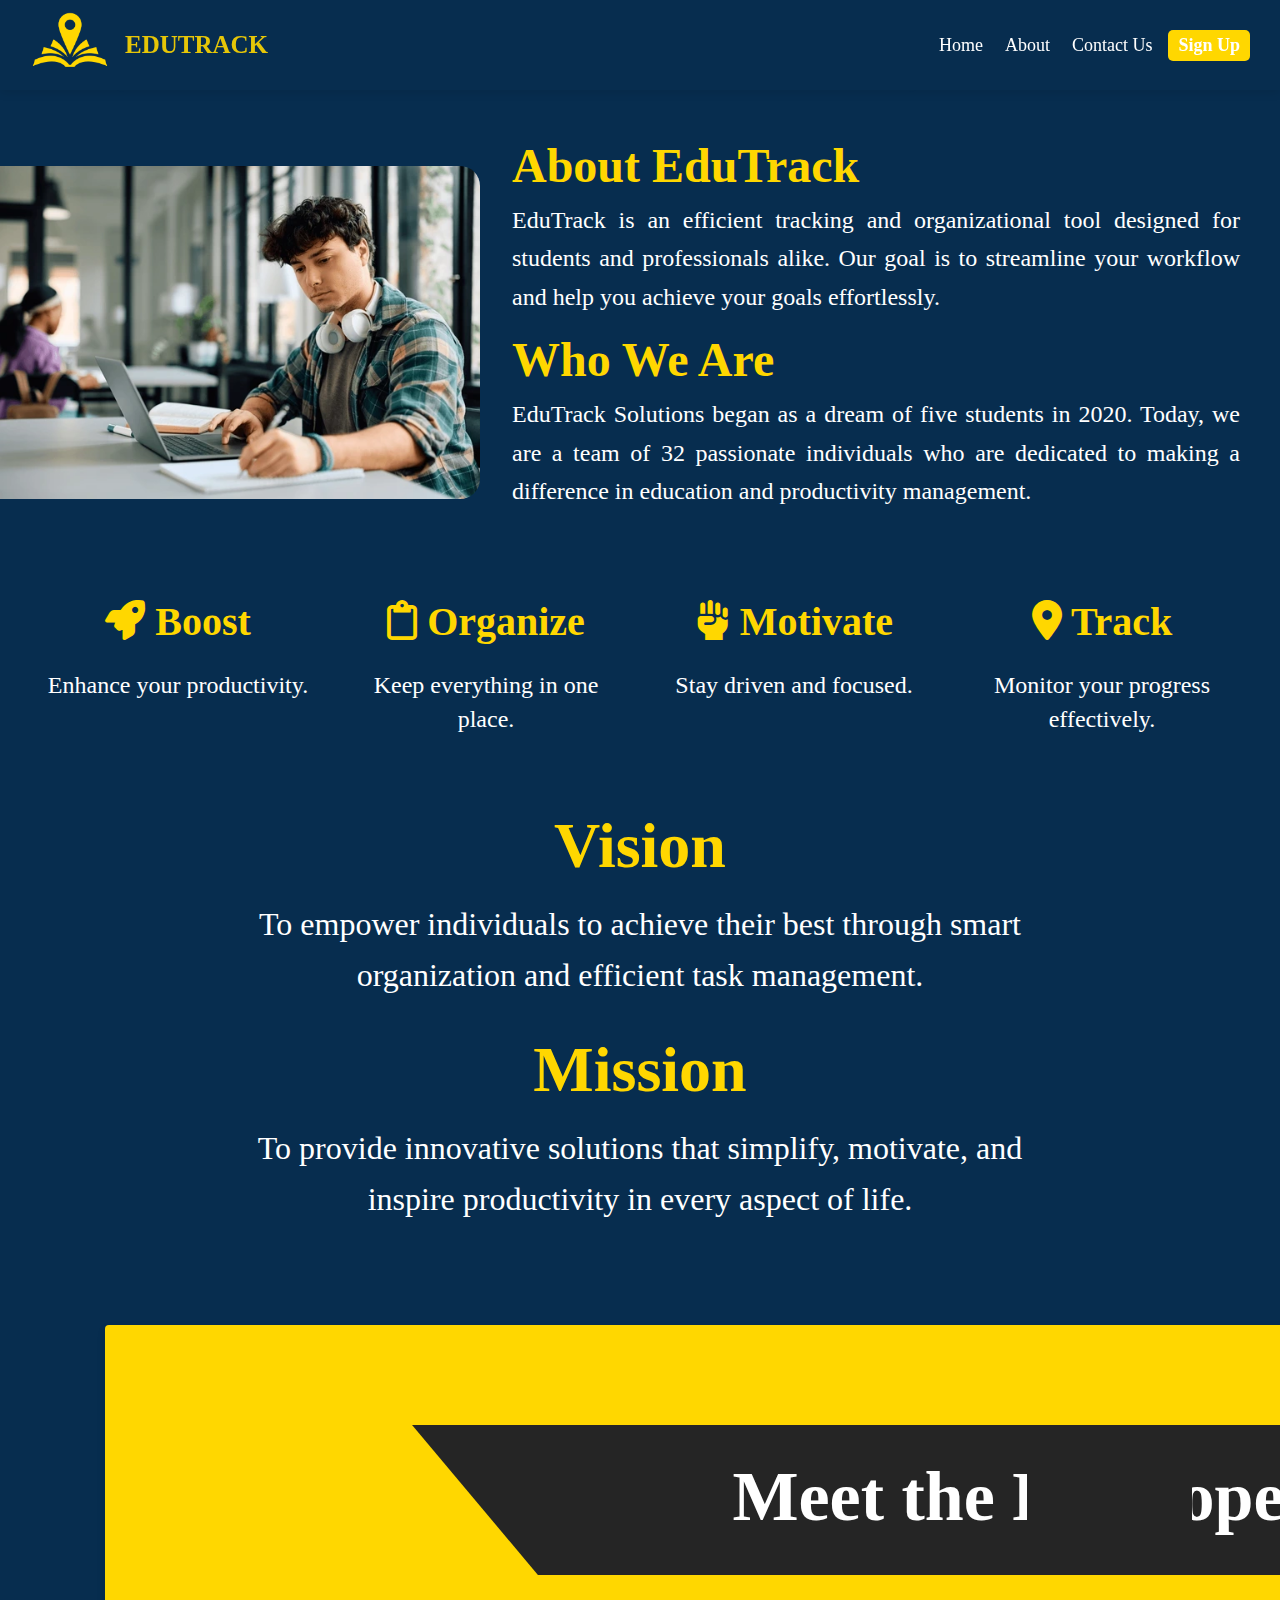
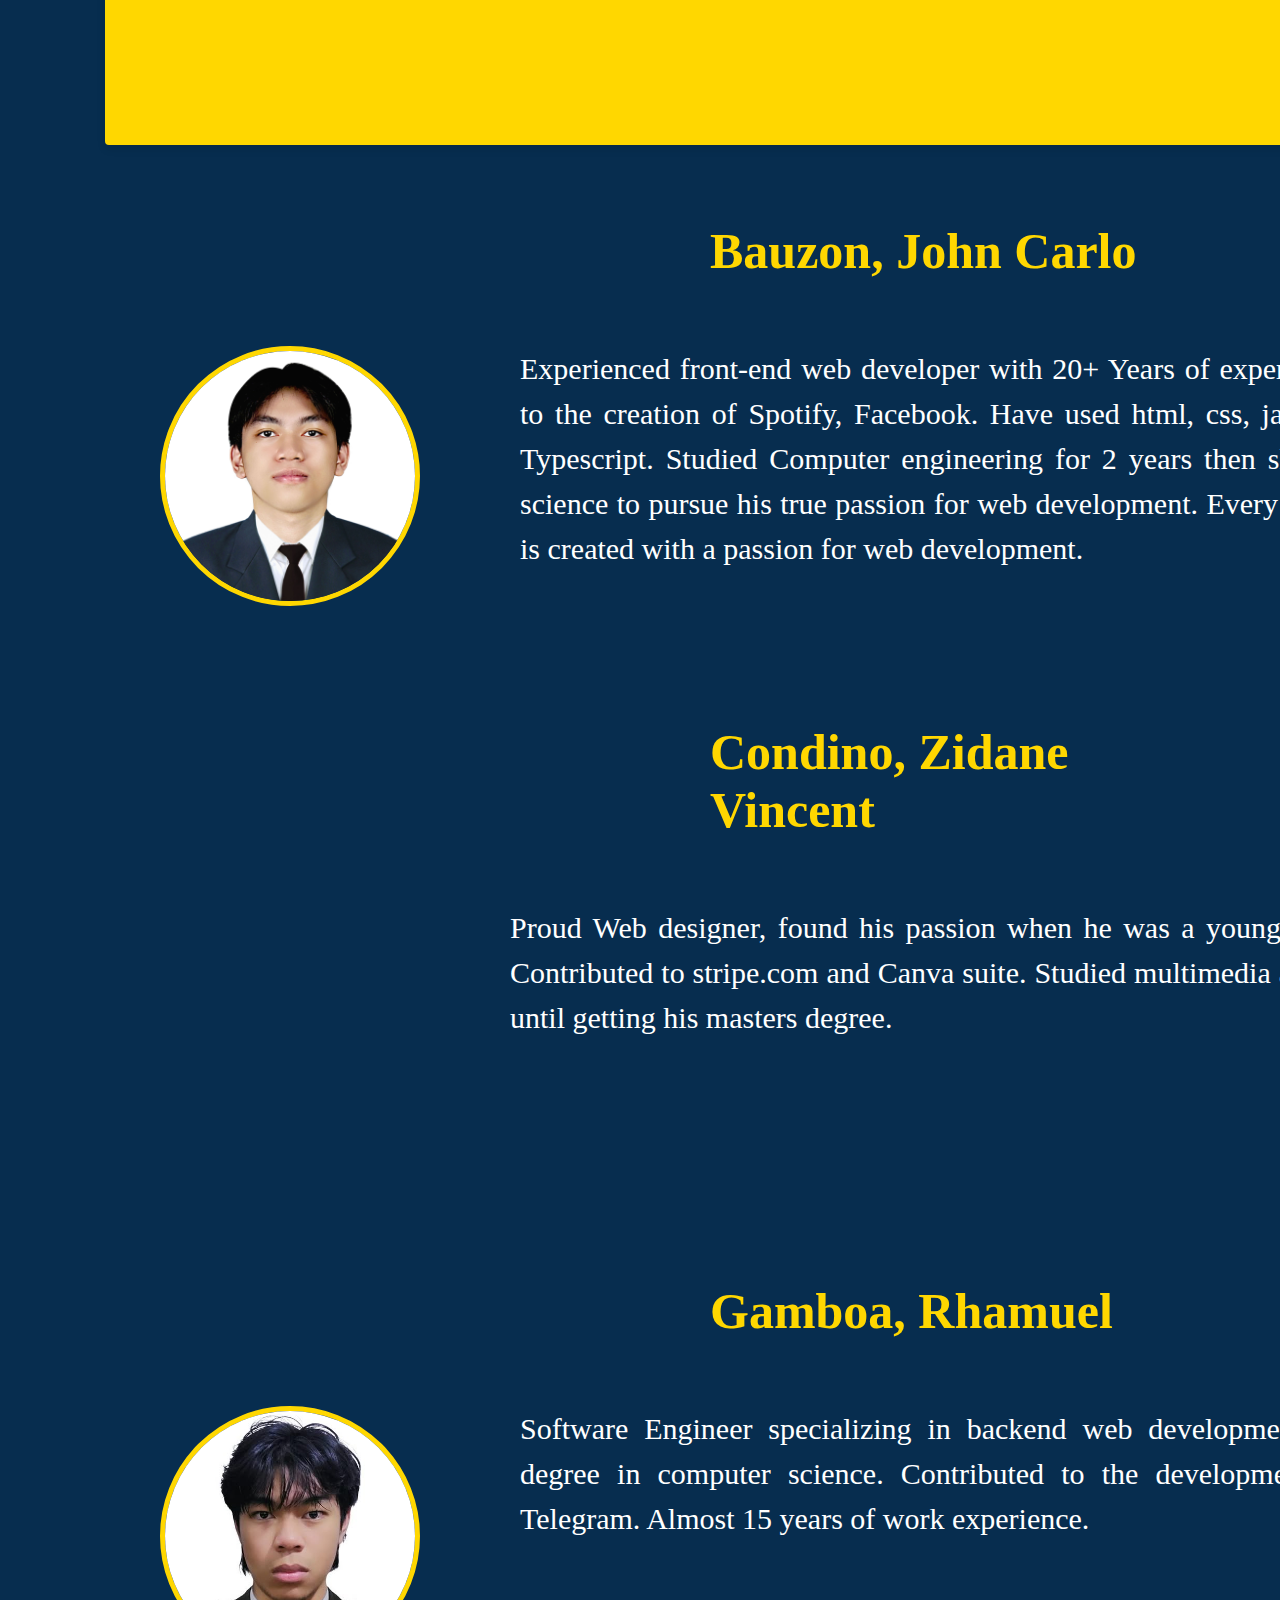
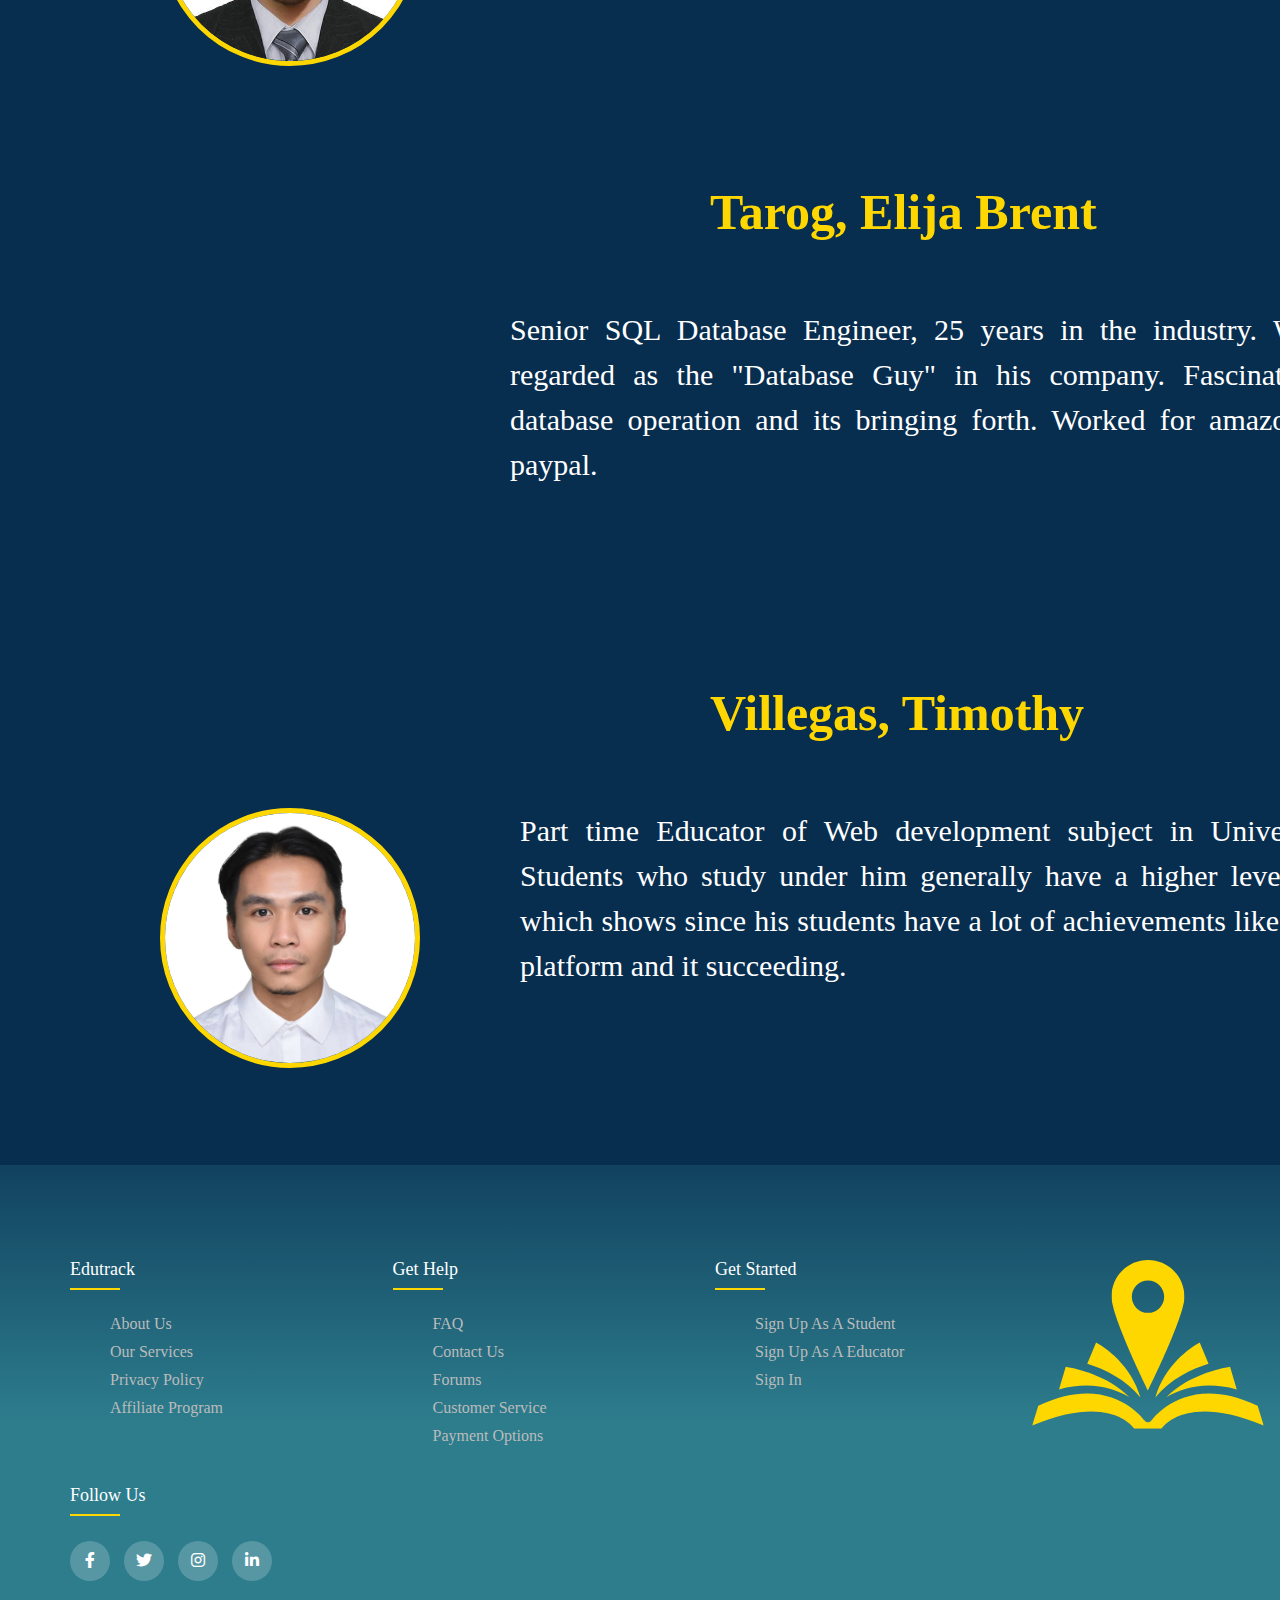
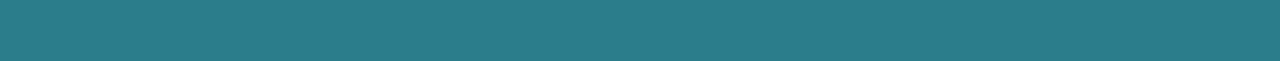
<file: about.html>
<!DOCTYPE html> 
<html lang="en">
    <head>
        <meta charset="UTF-8">
        <meta name="viewport" content="width=device-width, initial-scale=1.0">
        <title>EduTrack</title>
        <link href="https://fonts.googleapis.com/icon?family=Material+Icons+Sharp" rel="stylesheet">
        <link rel="stylesheet" href="https://cdnjs.cloudflare.com/ajax/libs/font-awesome/6.0.0-beta3/css/all.min.css">
        <link rel="stylesheet" href="CSS/about.css">
        <link rel="stylesheet" href="CSS/header.css">
        <link rel="stylesheet" href="CSS/fonts.css">
        
    </head>
    <body>
        <header>
            <nav class="header__nav">
                <img src="/images/logo2.png" class="logo">
                <div class="header__logo">
                    <a href="index.html"><h4>EduTrack</h4></a>
                    <div class="header__logo-overlay"></div>
                </div>
                <ul class="header__menu">
                    <li><button class="home"><a href="index.html">Home</a></button></li>
                    <li><button class="about-us"><a href="about.html">About</a></button></li>
                    <li><button class="contact"><a href="contact.html">Contact Us</a></button></li>
                    <li><button class="sign-up-button"><a href="SVindex.html">Sign Up</a></button></li>
                </ul>
            </nav>
        </header>
        <main>
            <div class="flex-container">
                <!-- Image Section -->
                <div class="student-image">
                    <img src="images/student3.webp" alt="Student Image">
                </div>
        
                <!-- Text Sections -->
                <div class="text-sections">
                    <!-- About EduTrack Section -->
                    <section class="about-us-section">
                        <h1>About EduTrack</h1>
                        <p>
                            EduTrack is an efficient tracking and organizational tool designed for students and professionals alike. Our goal is to streamline your workflow and help you achieve your goals effortlessly.
                        </p>
                    </section>
        
                    <!-- Who We Are Section -->
                    <section class="who-we-are-section">
                        <h1>Who We Are</h1>
                        <p>
                            EduTrack Solutions began as a dream of five students in 2020. Today, we are a team of 32 passionate individuals who are dedicated to making a difference in education and productivity management.
                        </p>
                    </section>
                </div>
            </div>
            
        
            <!-- Boost, Motivate, Organize, Track Section -->
       <div class="boost-container">
           <div class="boost-item">
         <h3><i class="fa-solid fa-rocket"></i> Boost</h3>
        <p>Enhance your productivity.</p>
      </div>
          <div class="boost-item">
        <h3><i class="fa-regular fa-clipboard"></i> Organize</h3>
        <p>Keep everything in one place.</p>
    </div>
    <div class="boost-item">
        <h3><i class="fa-solid fa-hand-fist"></i> Motivate</h3>
        <p>Stay driven and focused.</p>
    </div>
    <div class="boost-item">
        <h3><i class="fa-solid fa-location-dot"></i> Track</h3>
        <p>Monitor your progress effectively.</p>
    </div>
    </div> 
              </main>
              <div class="vision-mission-container">
                <!-- Vision Section -->
                <section class="vision-section">
                    <div class="vision-content">
                        <h1>Vision</h1>
                        <p>
                            To empower individuals to achieve their best through smart organization and efficient task management.
                        </p>
                    </div>
                </section>
            
                <!-- Mission Section -->
                <section class="mission-section">
                    <div class="mission-content">
                        <h1>Mission</h1>
                        <p>
                            To provide innovative solutions that simplify, motivate, and inspire productivity in every aspect of life.
                        </p>
                    </div>
                </section>
            </div>
<div class="takip"></div>
<div class="about__meetdevs">
<div class="parallelogram">
<h1 class="MTD">Meet the Developers</h1>
<img src="/images/logo2.png" class="plogo">
</div>
</div>
<section class="devbg">
        <div><h4 class="devname">Bauzon, John Carlo</h4></div>
        <div class="left"><img src="/images/long.jpg" class="devpicleft">
        <p class="devp">
            Experienced front-end web developer with 20+ Years of experience. Contributed to the creation of Spotify, Facebook.
            Have used html, css, javascript, JSX, and Typescript. Studied Computer engineering for 2 years then shifted to computer science
            to pursue his true passion for web development. Every one of his projects is created with a passion for web development.
        </p>
        </div>
        <div><h4 class="devname">Condino, Zidane Vincent</h4></div>
        <div class="right"><img src="/images/zidane.jpg" class="devpicright">
        <p class="devp">
            Proud Web designer, found his passion when he was a young child. Contributed to stripe.com and Canva suite. Studied multimedia arts 
            up until getting his masters degree. 
            


        </p>
        </div>
        <div><h4 class="devname">Gamboa, Rhamuel</h4></div>
        <div class="left"><img src="/images/rham.jpg" class="devpicleft">
        <p class="devp">
            Software Engineer specializing in backend web development. Has a masters degree in computer science. Contributed to the development
            of Reddit and Telegram. Almost 15 years of work experience.



        </p>
    </div>
        <div><h4 class="devname">Tarog, Elija Brent</h4></div>
        <div class="right"><img src="/images/brent.jpg" class="devpicright">
        <p class="devp">
            Senior SQL Database Engineer, 25 years in the industry. Widely regarded as the "Database Guy" in his company.
            Fascinated by database operation and its bringing forth. Worked for amazon and paypal.



        </p>
    </div>
        <div><h4 class="devname">Villegas, Timothy</h4></div>
        <div class="left"><img src="/images/tim.jpg" class="devpicleft">
        <p class="devp">
            Part time Educator of Web development subject in University of the East. Students who study under him generally have a higher level
            of understanding which shows since his students have a lot of achievements like building their own platform and it succeeding.
             



        </p>
    </div>
</section>

<footer class="footer">
    <div class="footer__container">
     <div class="row">
       <div class="footer-col">
         <h4>Edutrack</h4>
         <ul>
           <li><a href="about.html">about us</a></li>
           <li><a href="#">our services</a></li>
           <li><a href="#">privacy policy</a></li>
           <li><a href="#">affiliate program</a></li>
         </ul>
       </div>
       <div class="footer-col">
         <h4>get help</h4>
         <ul>
           <li><a href="#">FAQ</a></li>
           <li><a href="contact.html">Contact us</a></li>
           <li><a href="#">Forums</a></li>
           <li><a href="#">Customer Service</a></li>
           <li><a href="#">payment options</a></li>
         </ul>
       </div>
       <div class="footer-col">
         <h4>Get Started</h4>
         <ul>
           <li><a href="#">Sign Up as a Student</a></li>
           <li><a href="#">Sign Up as a Educator</a></li>
           <li><a href="#">Sign In</a></li>
         </ul>
       </div>
       <div><img src="/images/logo2.png" class="footer__logo"></div>
       <div class="footer-col">
         <h4>follow us</h4>
         <div class="social-links">
           <a href="#"><i class="fab fa-facebook-f"></i></a>
           <a href="#"><i class="fab fa-twitter"></i></a>
           <a href="#"><i class="fab fa-instagram"></i></a>
           <a href="#"><i class="fab fa-linkedin-in"></i></a>
         </div>
       </div>
     </div>
    </div>
 </footer>

</body>
</html>
</file>
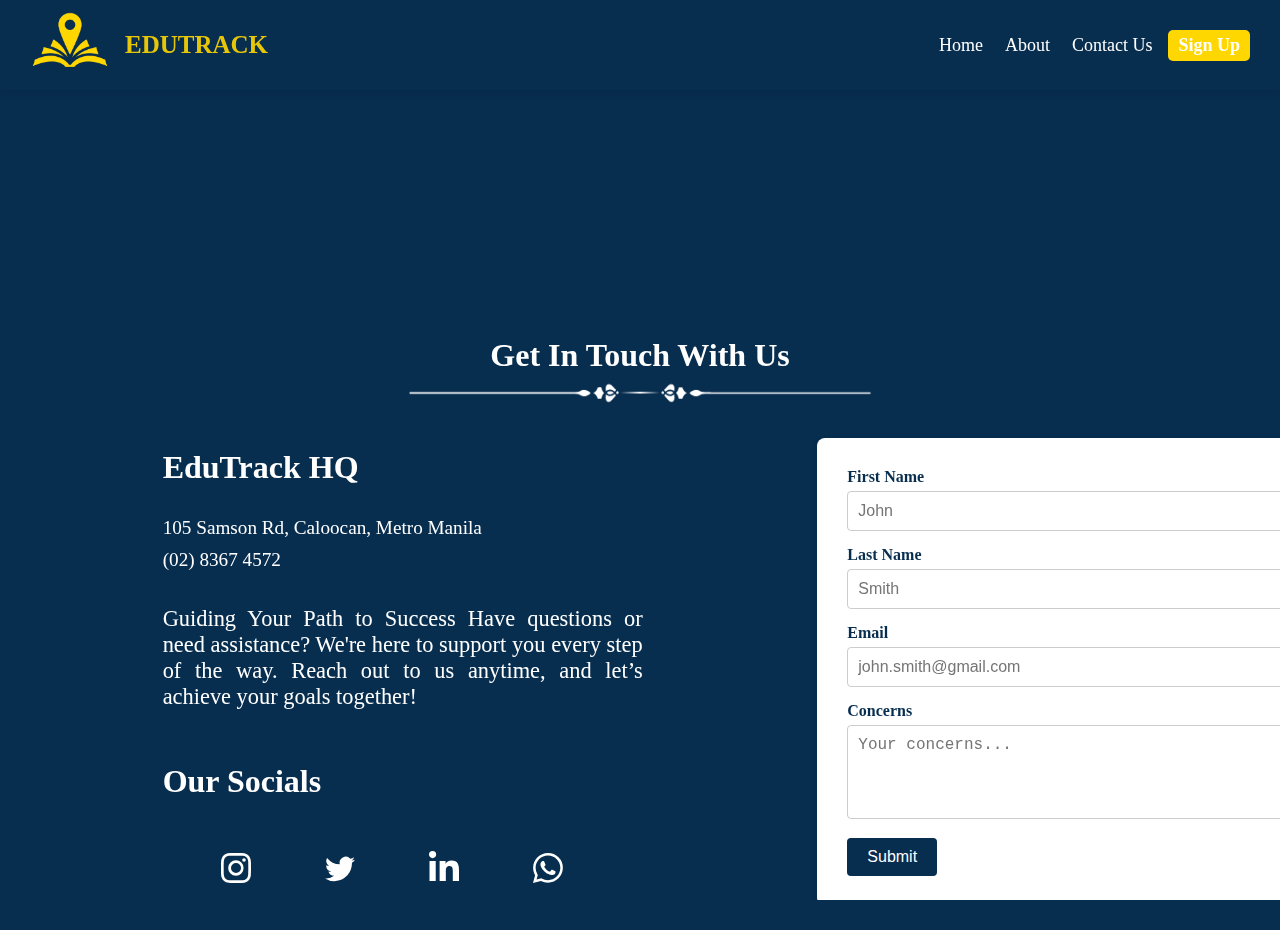
<file: contact.html>
<!DOCTYPE html> 
<html lang="en">
    <head>
        <meta charset="UTF-8">
        <meta name="viewport" content="width=device-width, initial-scale=1.0">
        <title>EduTrack</title>
        <link href="https://fonts.googleapis.com/icon?family=Material+Icons+Sharp" rel="stylesheet">
        <link rel="stylesheet" href="CSS/reviews.css">
        <link rel="stylesheet" href="CSS/header.css">
        <link rel="stylesheet" href="CSS/main.css">
        <link rel="stylesheet" href="CSS/contact.css">
        <link rel="stylesheet" href="CSS/fonts.css">
        <link rel="stylesheet" href="https://cdnjs.cloudflare.com/ajax/libs/font-awesome/5.15.4/css/all.min.css">
    </head>
    <body>
        <header>
            <nav class="header__nav">
                <img src="images/logo2.png" class="logo">
                <div class="header__logo">
                    <a href="index.html"><h4>EduTrack</h4></a>
                    <div class="header__logo-overlay"></div>
                </div>
                <ul class="header__menu">
                    <li><button class="home"><a href="index.html">Home</a></button></li>
                    <li><button class="about-us"><a href="about.html">About</a></button></li>
                    <li><button class="contact"><a href="contact.html">Contact Us</a></button></li>
                    <li><button class="sign-up-button"><a href="SVindex.html">Sign Up</a></button></li>
                </ul>
            </nav>
        </header>
        <div class="container">
            <div class="map__container">
                <iframe src="https://www.google.com/maps/embed?pb=!1m18!1m12!1m3!1d3991.370188433587!2d120.97985678970358!3d14.659770462096693!2m3!1f0!2f0!3f0!3m2!1i1024!2i768!4f13.1!3m3!1m2!1s0x3397b433cd70f587%3A0xc23c5e0b2614f4ab!2sUniversity%20of%20the%20East%20Caloocan!5e0!3m2!1sen!2sph!4v1733116432258!5m2!1sen!2sph" width="600" height="450" style="border:0;" allowfullscreen="" loading="lazy" referrerpolicy="no-referrer-when-downgrade"></iframe>            
            </div>
        </div>

        <div class="mainContact">
            <h2>Get In Touch With Us</h2>
            <img src="images/Untitled (11 x 8.5 in).png">
        </div>
        
        <div class="maincontactall">
        <div class="maincontactparent">
            <div class="maincontactcontent">
                <h2 class="contactP">EduTrack HQ</h2>
                <p class="addressp">105 Samson Rd, Caloocan, Metro Manila</p>
                <p class="phone"> (02) 8367 4572</p>

                    <div class="mottocontactparent">Guiding Your Path to Success 
                        Have questions or need assistance? 
                        We're here to support you every step of the way. 
                        Reach out to us anytime, and let’s achieve your goals together!
                    </div>

                <div class="socials">
                    <h2>Our Socials</h2>
                    <div class="card">
                        <a href="https://www.instagram.com/" class="socialContainer containerOne" target="_blank">
                            <svg class="socialSvg instagramSvg" viewBox="0 0 16 16">
                                <path d="M8 0C5.829 0 5.556.01 4.703.048 3.85.088 3.269.222 2.76.42a3.917 3.917 0 0 0-1.417.923A3.927 3.927 0 0 0 .42 2.76C.222 3.268.087 3.85.048 4.7.01 5.555 0 5.827 0 8.001c0 2.172.01 2.444.048 3.297.04.852.174 1.433.372 1.942.205.526.478.972.923 1.417.444.445.89.719 1.416.923.51.198 1.09.333 1.942.372C5.555 15.99 5.827 16 8 16s2.444-.01 3.298-.048c.851-.04 1.434-.174 1.943-.372a3.916 3.916 0 0 0 1.416-.923c.445-.445.718-.891.923-1.417.197-.509.332-1.09.372-1.942C15.99 10.445 16 10.173 16 8s-.01-2.445-.048-3.299c-.04-.851-.175-1.433-.372-1.941a3.926 3.926 0 0 0-.923-1.417A3.911 3.911 0 0 0 13.24.42c-.51-.198-1.092-.333-1.943-.372C10.443.01 10.172 0 7.998 0h.003zm-.717 1.442h.718c2.136 0 2.389.007 3.232.046.78.035 1.204.166 1.486.275.373.145.64.319.92.599.28.28.453.546.598.92.11.281.24.705.275 1.485.039.843.047 1.096.047 3.231s-.008 2.389-.047 3.232c-.035.78-.166 1.203-.275 1.485a2.47 2.47 0 0 1-.599.919c-.28.28-.546.453-.92.598-.28.11-.704.24-1.485.276-.843.038-1.096.047-3.232.047s-2.39-.009-3.233-.047c-.78-.036-1.203-.166-1.485-.276a2.478 2.478 0 0 1-.92-.598 2.48 2.48 0 0 1-.6-.92c-.109-.281-.24-.705-.275-1.485-.038-.843-.046-1.096-.046-3.233 0-2.136.008-2.388.046-3.231.036-.78.166-1.204.276-1.486.145-.373.319-.64.599-.92.28-.28.546-.453.92-.598.282-.11.705-.24 1.485-.276.738-.034 1.024-.044 2.515-.045v.002zm4.988 1.328a.96.96 0 1 0 0 1.92.96.96 0 0 0 0-1.92zm-4.27 1.122a4.109 4.109 0 1 0 0 8.217 4.109 4.109 0 0 0 0-8.217zm0 1.441a2.667 2.667 0 1 1 0 5.334 2.667 2.667 0 0 1 0-5.334z"></path>
                            </svg>
                        </a>
                        <a href="https://x.com/?lang=en" class="socialContainer containerTwo" target="_blank">
                            <svg class="socialSvg twitterSvg" viewBox="0 0 16 16">
                                <path d="M5.026 15c6.038 0 9.341-5.003 9.341-9.334 0-.14 0-.282-.006-.422A6.685 6.685 0 0 0 16 3.542a6.658 6.658 0 0 1-1.889.518 3.301 3.301 0 0 0 1.447-1.817 6.533 6.533 0 0 1-2.087.793A3.286 3.286 0 0 0 7.875 6.03a9.325 9.325 0 0 1-6.767-3.429 3.289 3.289 0 0 0 1.018 4.382A3.323 3.323 0 0 1 .64 6.575v.045a3.288 3.288 0 0 0 2.632 3.218 3.203 3.203 0 0 1-.865.115 3.23 3.23 0 0 1-.614-.057 3.283 3.283 0 0 0 3.067 2.277A6.588 6.588 0 0 1 .78 13.58a6.32 6.32 0 0 1-.78-.045A9.344 9.344 0 0 0 5.026 15z"></path>
                            </svg>
                        </a>
                        <a href="https://www.linkedin.com/" class="socialContainer containerThree" target="_blank">
                            <svg class="socialSvg linkdinSvg" viewBox="0 0 448 512">
                                <path d="M100.28 448H7.4V148.9h92.88zM53.79 108.1C24.09 108.1 0 83.5 0 53.8a53.79 53.79 0 0 1 107.58 0c0 29.7-24.1 54.3-53.79 54.3zM447.9 448h-92.68V302.4c0-34.7-.7-79.2-48.29-79.2-48.29 0-55.69 37.7-55.69 76.7V448h-92.78V148.9h89.08v40.8h1.3c12.4-23.5 42.69-48.3 87.88-48.3 94 0 111.28 61.9 111.28 142.3V448z"></path>
                            </svg>
                        </a>
                        <a href="https://www.whatsapp.com/" class="socialContainer containerFour" target="_blank">
                            <svg class="socialSvg whatsappSvg" viewBox="0 0 16 16">
                                <path d="M13.601 2.326A7.854 7.854 0 0 0 7.994 0C3.627 0 .068 3.558.064 7.926c0 1.399.366 2.76 1.057 3.965L0 16l4.204-1.102a7.933 7.933 0 0 0 3.79.965h.004c4.368 0 7.926-3.558 7.93-7.93A7.898 7.898 0 0 0 13.6 2.326zM7.994 14.521a6.573 6.573 0 0 1-3.356-.92l-.24-.144-2.494.654.666-2.433-.156-.251a6.56 6.56 0 0 1-1.007-3.505c0-3.626 2.957-6.584 6.591-6.584a6.56 6.56 0 0 1 4.66 1.931 6.557 6.557 0 0 1 1.928 4.66c-.004 3.639-2.961 6.592-6.592 6.592zm3.615-4.934c-.197-.099-1.17-.578-1.353-.646-.182-.065-.315-.099-.445.099-.133.197-.513.646-.627.775-.114.133-.232.148-.43.05-.197-.1-.836-.308-1.592-.985-.59-.525-.985-1.175-1.103-1.372-.114-.198-.011-.304.088-.403.087-.088.197-.232.296-.346.1-.114.133-.198.198-.33.065-.134.034-.248-.015-.347-.05-.099-.445-1.076-.612-1.47-.16-.389-.323-.335-.445-.34-.114-.007-.247-.007-.38-.007a.729.729 0 0 0-.529.247c-.182.198-.691.677-.691 1.654 0 .977.71 1.916.81 2.049.098.133 1.394 2.132 3.383 2.992.47.205.84.326 1.129.418.475.152.904.129 1.246.08.38-.058 1.171-.48 1.338-.943.164-.464.164-.86.114-.943-.049-.084-.182-.133-.38-.232z"></path>
                            </svg>
                        </a>
                    </div>
                </div>
            </div>

            <div class="contact-form">
                <form action="#">
                    <div class="form-group">
                        <label for="first_name">First Name</label>
                        <input type="text" id="first_name" name="first_name" placeholder="John">
                    </div>
                    <div class="form-group">
                        <label for="last_name">Last Name</label>
                        <input type="text" id="last_name" name="last_name" placeholder="Smith">
                    </div>
                    <div class="form-group">
                        <label for="email">Email</label>
                        <input type="email" id="email" name="email" placeholder="john.smith@gmail.com">
                    </div>
                    <div class="form-group">
                        <label for="concerns">Concerns</label>
                        <textarea id="concerns" name="concerns" rows="4" placeholder="Your concerns..."></textarea>
                    </div>
                    <button type="submit" class="btn-submit">Submit</button>
                </form>
            </div>
        </div>
        </div>
    </body>
</html>
</file>
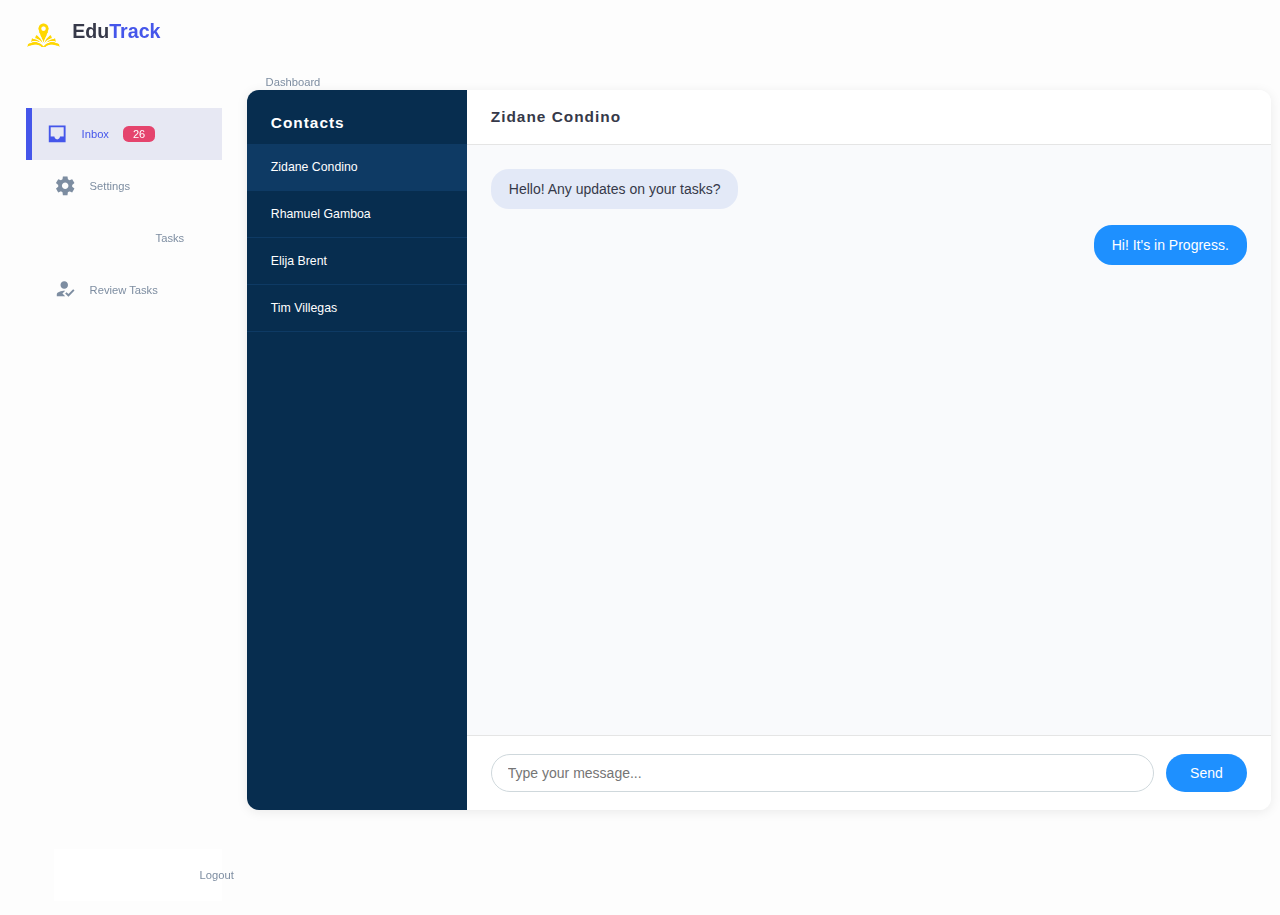
<file: inbox.html>
<!DOCTYPE html>
<html lang="en">
  <head>
    <meta charset="UTF-8" />
    <meta http-equiv="X-UA-Compatible" content="IE=edge" />
    <meta name="viewport" content="width=device-width, initial-scale=1.0" />
    <title>EduTrack Inbox</title>
    <link href="https://fonts.googleapis.com/icon?family=Material+Icons+Sharp" rel="stylesheet"/>
    <link rel="stylesheet" href="SVstyle.css" />
    <link rel="stylesheet" href="inboxstyle.css" />
  </head>
  <body>
    <div class="container">
      <aside>
        <div class="top">
          <div class="logo">
            <img src="./images/logo2.png" />
            <h2>Edu<span class="danger">Track</span></h2>
          </div>
        </div>
        <div class="sidebar">
          <a href="SVindex.html">
            <span class="material-icons-sharp">grid_view</span>
            <h3>Dashboard</h3>
          </a>
          <a href="#" class="active">
            <span class="material-icons-sharp">inbox</span>
            <h3>Inbox</h3>
            <span class="message-count">26</span>
          </a>
          <a href="SVsettings.html">
            <span class="material-icons-sharp">settings</span>
            <h3>Settings</h3>
          </a>
          <a href="task.html">
            <span class="material-icons-sharp">task</span>
            <h3>Tasks</h3>
          </a>
          <a href="reviews.html">
            <span class="material-icons-sharp">how_to_reg</span>
            <h3>Review Tasks</h3>
          </a>
          <a href="index.html" class="logout-link">
            <span class="material-icons-sharp">logout</span>
            <h3>Logout</h3>
          </a>
        </div>
      </aside>
      <div class="messaging-container">
        <div class="contacts-sidebar">
          <h3>Contacts</h3>
          <ul class="contact-list">
            <li class="active">Zidane Condino</li>
            <li>Rhamuel Gamboa</li>
            <li>Elija Brent</li>
            <li>Tim Villegas</li>
          </ul>
        </div>
        <div class="chat-area">
          <div class="chat-header">Zidane Condino</div>
          <div class="messages" id="messages">
            <div class="message">Hello! Any updates on your tasks?</div>
            <div class="message me">Hi! It's in Progress.</div>
          </div>
          <div class="chat-input-area">
            <input type="text" id="themessage" placeholder="Type your message..." />
            <button id="sendmessage" type="button">Send</button>
          </div>
        </div>
      </div>
    </div>
    <script src="inbox.js"></script>
  </body>
</html>
</file>
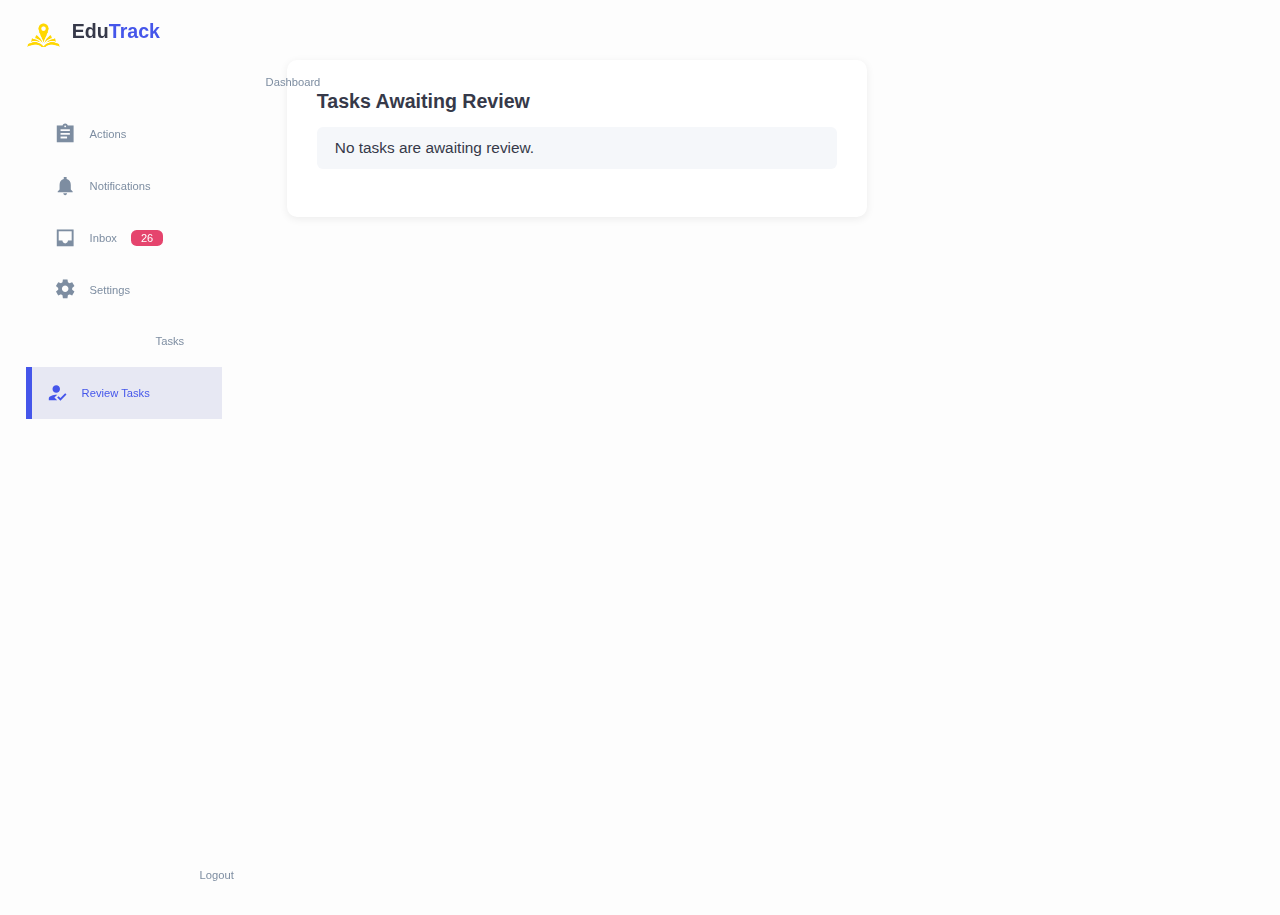
<file: reviews.html>
<!DOCTYPE html>
<html lang="en">
  <head>
    <meta charset="UTF-8" />
    <meta http-equiv="X-UA-Compatible" content="IE=edge" />
    <meta name="viewport" content="width=device-width, initial-scale=1.0" />
    <title>EduTrack Student Dashboard</title>
    <link href="https://fonts.googleapis.com/icon?family=Material+Icons+Sharp" rel="stylesheet"/>
    <link rel="stylesheet" href="SVstyle.css" />
  </head>
  <body>
    <!--SIDEBAR-->
    <div class="container">
      <aside>
        <div class="top">
          <div class="logo">
            <img src="./images/logo2.png" />
            <h2>Edu<span class="danger">Track</span></h2>
          </div>
        </div>
        <div class="sidebar">
          <a href="SVindex.html">
            <span class="material-icons-sharp">grid_view</span>
            <h3>Dashboard</h3>
          </a>
          <a href="SVactions.html">
            <span class="material-icons-sharp">assignment</span>
            <h3>Actions</h3>
          </a>
          <a href="SVnotifications.html">
            <span class="material-icons-sharp">notifications</span>
            <h3>Notifications</h3>
          </a>
          <a href="#">
            <span class="material-icons-sharp">inbox</span>
            <h3>Inbox</h3>
            <span class="message-count">26</span>
          </a>
          <a href="SVsettings.html">
            <span class="material-icons-sharp">settings</span>
            <h3>Settings</h3>
          </a>
          <a href="task.html">
            <span class="material-icons-sharp">task</span>
            <h3>Tasks</h3>
          </a>
          <a href="reviews.html" class="active">
            <span class="material-icons-sharp">how_to_reg</span>
            <h3>Review Tasks</h3>
          </a>
          <a href="index.html">
            <span class="material-icons-sharp">logout</span>
            <h3>Logout</h3>
          </a>
        </div>
      </aside>
      <main>
        <section id="pending-reviews-section">
          <h2>Tasks Awaiting Review</h2>
          <ul id="reviews-list"></ul>
        </section>
      </main>
    </div>
    <script src="reviews.js"></script>
    <style>
      #pending-reviews-section {
        margin: 40px;
        background: #fff;
        border-radius: 10px;
        padding: 30px;
        box-shadow: 0 2px 8px rgba(0,0,0,0.07);
      }
      #reviews-list {
        list-style: none;
        padding: 0;
      }
      #reviews-list li {
        margin-bottom: 18px;
        font-size: 1.1rem;
        display: flex;
        align-items: center;
        justify-content: space-between;
        background: #f5f7fa;
        border-radius: 6px;
        padding: 12px 18px;
      }
      .approve-btn {
        margin-left: 20px;
        padding: 6px 16px;
        background: #1e90ff;
        color: #fff;
        border: none;
        border-radius: 5px;
        cursor: pointer;
        font-size: 1rem;
        transition: background 0.2s;
      }
      .approve-btn:hover {
        background: #155fa0;
      }
    </style>
  </body>
</html>
</file>
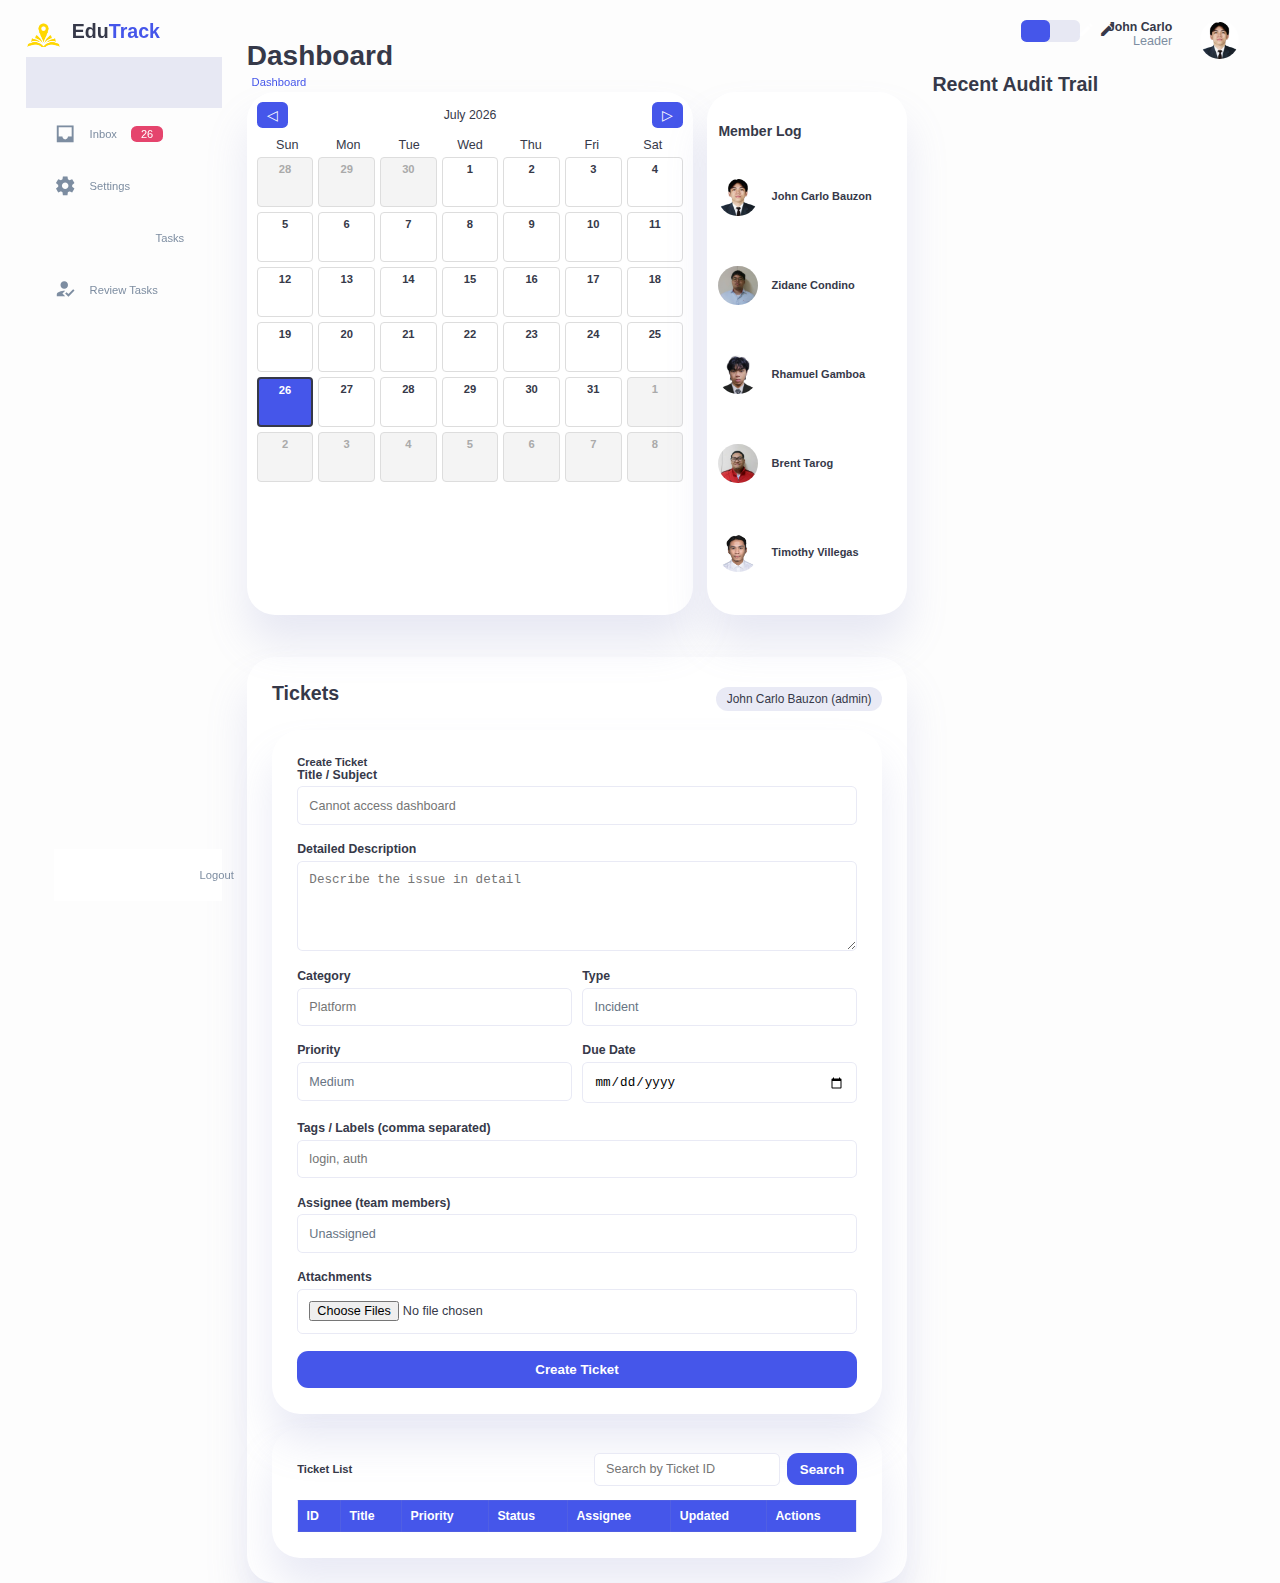
<file: SVindex.html>
<!DOCTYPE html>
<html lang="en">
  <head>
    <meta charset="UTF-8" />
    <meta http-equiv="X-UA-Compatible" content="IE=edge" />
    <meta name="viewport" content="width=device-width, initial-scale=1.0" />
    <title>EduTrack Student Dashboard</title>

    <link href="https://fonts.googleapis.com/icon?family=Material+Icons+Sharp" rel="stylesheet"/>
    <link rel="stylesheet" href="SVstyle.css" />
  </head>
  <body>
    <!--SIDEBAR-->
    <div class="container">
      <aside>
        <div class="top">
          <div class="logo">
            <img src="./images/logo2.png" />
            <!--Edutrack Logo-->
            <h2>Edu<span class="danger">Track</span></h2>
            <!--Edutrack Logo text-->
          </div>
        </div>

        <div class="sidebar">
          <a href="SVindex.html" class="active">
            <span class="material-icons-sharp">grid_view</span>
            <h3>Dashboard</h3>
          </a>
          <a href="inbox.html">
            <span class="material-icons-sharp">inbox</span>
            <h3>Inbox</h3>
            <span class="message-count">26</span>
          </a>
          <a href="SVsettings.html">

            <span class="material-icons-sharp">settings</span>
            <h3>Settings</h3>
          </a>
          <a href="task.html">
            <span class="material-icons-sharp">task</span>
            <h3>Tasks</h3>
          </a>
          <a href="reviews.html">
            <span class="material-icons-sharp">how_to_reg</span>
            <h3>Review Tasks</h3>
          </a>
          <a href="index.html" class="logout-link">
            <span class="material-icons-sharp">logout</span>
            <h3>Logout</h3>
          </a>
        </div>
      </aside>
      <!------END OF SIDEBAR------->
      <main>
        <h1>Dashboard</h1>

        <!-- Group Members and Calendar Section -->
        <div class="dashboard-section">
          <!-- Calendar -->
          <div class="calendar-wrapper">
            <div class="calendar-header">
              <button id="prev-month" class="nav-button">◁</button>
              <span id="month-year"></span>
              <button id="next-month" class="nav-button">▷</button>
            </div>
            <div class="calendar-days">
              <div>Sun</div>
              <div>Mon</div>
              <div>Tue</div>
              <div>Wed</div>
              <div>Thu</div>
              <div>Fri</div>
              <div>Sat</div>
            </div>
            <div class="calendar-grid" id="calendar-grid"></div>
          </div>

          <!-- Group Members -->
          <div class="members">
            <h2>Member Log</h2>
            <div class="groupList">
              <img class="profile-photo" src="./images/long.jpg" />
              <b>John Carlo Bauzon</b>
            </div>
            <div class="groupList">
              <img class="profile-photo" src="./images/zidane.jpg" />
              <b>Zidane Condino</b>
            </div>
            <div class="groupList">
              <img class="profile-photo" src="./images/rham.jpg" />
              <b>Rhamuel Gamboa</b>
            </div>
            <div class="groupList">
              <img class="profile-photo" src="./images/brent.jpg" />
              <b>Brent Tarog</b>
            </div>
            <div class="groupList">
              <img class="profile-photo" src="./images/tim.jpg" />
              <b>Timothy Villegas</b>
            </div>
          </div>
        </div>

        <!-- Tickets Section -->
        <div class="overview">
          <div class="ticketing-header">
            <h2>Tickets</h2>
            <span id="current-user-badge" class="chip">John Carlo Bauzon (admin)</span>
          </div>

          <div class="ticket-grid">
            <div class="card">
              <h3>Create Ticket</h3>
              <form id="ticket-form" class="stacked">
                <label>Title / Subject
                  <input type="text" name="title" required placeholder="Cannot access dashboard" />
                </label>
                <label>Detailed Description
                  <textarea name="description" required placeholder="Describe the issue in detail"></textarea>
                </label>
                <div class="grid-2">
                  <label>Category
                    <input type="text" name="category" placeholder="Platform" />
                  </label>
                  <label>Type
                    <select name="type">
                      <option value="incident">Incident</option>
                      <option value="request">Request</option>
                      <option value="bug">Bug</option>
                      <option value="task">Task</option>
                    </select>
                  </label>
                </div>
                <div class="grid-2">
                  <label>Priority
                    <select name="priority">
                      <option value="low">Low</option>
                      <option value="medium" selected>Medium</option>
                      <option value="high">High</option>
                      <option value="critical">Critical</option>
                    </select>
                  </label>
                  <label>Due Date
                    <input type="date" name="dueDate" required />
                  </label>
                </div>
                <label>Tags / Labels (comma separated)
                  <input type="text" name="tags" placeholder="login, auth" />
                </label>
                <label>Assignee (team members)
                  <select name="assigneeId" id="assigneeId">
                    <option value="">Unassigned</option>
                  </select>
                </label>
                <label>Attachments
                  <input type="file" name="attachments" multiple />
                </label>
                <button type="submit" class="btn-primary">Create Ticket</button>
              </form>
            </div>
          </div>

          <div class="card">
            <div class="ticketing-header">
              <h3>Ticket List</h3>
              <form id="ticket-search-form" class="ticket-search">
                <input type="text" id="ticket-search-input" placeholder="Search by Ticket ID" aria-label="Search by Ticket ID" />
                <button type="submit" class="btn-primary btn-compact">Search</button>
              </form>
            </div>
            <table class="tickets-table">
              <thead>
                <tr>
                  <th>ID</th>
                  <th>Title</th>
                  <th>Priority</th>
                  <th>Status</th>
                  <th>Assignee</th>
                  <th>Updated</th>
                  <th>Actions</th>
                </tr>
              </thead>
              <tbody id="ticket-rows"></tbody>
            </table>
          </div>

        </div>
      </main>
      <!----------------END OF MAIN----------------------->

      <div class="right">
        <div class="top">
          <button id="menu-btn">
            <span class="material-icons-sharp">menu</span>
          </button>
          <div class="theme-toggler">
            <span class="material-icons-sharp active">light_mode</span>
            <!--Dapat buttons toh na nagchchange ng bg preferably may parang swipe animation-->
            <span class="material-icons-sharp">dark_mode</span>
          </div>
          <div class="profile">
            <div class="info">
              <!--User info sa top right-->
              <p><b>John Carlo</b></p>
              <small class="text-muted">Leader</small>
            </div>
            <div class="profile-photo">
              <img src="./images/long.jpg" alt="" /><!--user picture-->
            </div>
          </div>
        </div>
        <!----END OF TOP------>
        <div class="recent-updates">
          <h2>Recent Audit Trail</h2>
          <ul id="audit-feed" class="audit-feed"></ul>
        </div>
        <!--------END OF RECENT UPDATES-------------->
      </div>
    </div>

    <!-- Member Updates Modal (popup) -->
    <div id="member-updates-modal" class="modal">
      <div class="modal-content">
        <span class="close-button">&times;</span>
        <h2 id="modal-member-name"></h2>
        <div id="modal-updates"></div>
      </div>
    </div>

    <!-- Audit modal (popup) -->
    <div id="audit-modal" class="modal">
      <div class="modal-content">
        <span id="audit-modal-close" class="close-button">&times;</span>
        <h2>Audit Trail</h2>
        <div id="audit-modal-body"></div>
      </div>
    </div>

    <!-- Ticket Detail modal (popup) -->
    <div id="ticket-detail-modal" class="modal">
      <div class="modal-content modal-large">
        <span id="ticket-detail-close" class="close-button">&times;</span>
        <div id="ticket-detail-body"></div>
      </div>
    </div>

    <script src="ticketfunction.js"></script>    
    <script src="calendar.js"></script>
  </body>
</html>
</file>
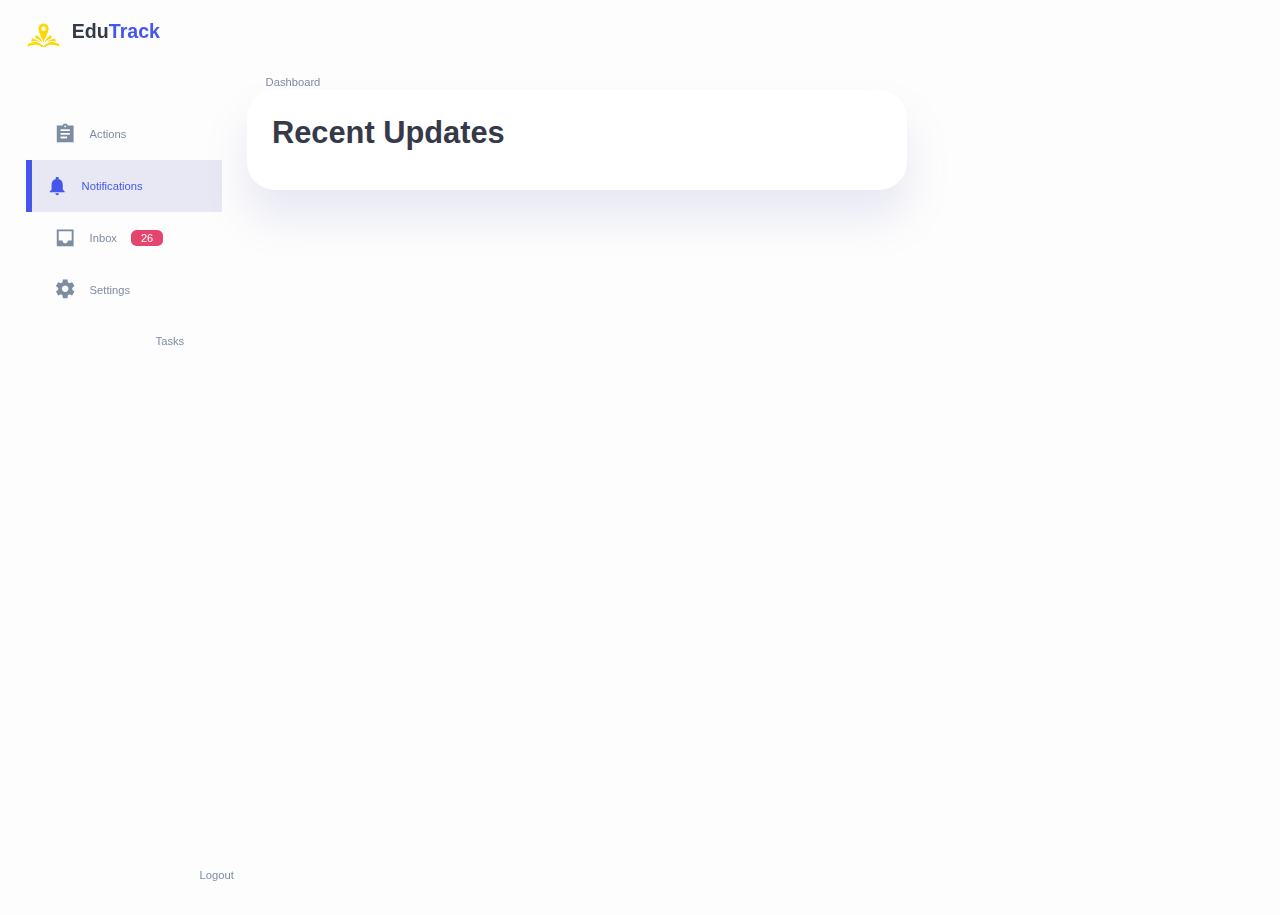
<file: SVnotifications.html>
<!DOCTYPE html>
<html lang="en">
<head>
    <meta charset="UTF-8">
    <meta http-equiv="X-UA-Compatible" content="IE=edge">
    <meta name="viewport" content="width=device-width, initial-scale=1.0">
    <title>Notifications - EduTrack</title>
    <!-- MATERIAL ICONS CDN -->
    <link href="https://fonts.googleapis.com/icon?family=Material+Icons+Sharp" rel="stylesheet">
    <!-- STYLESHEET -->
    <link rel="stylesheet" href="./SVstyle.css">
</head>
<body>
    <div class="container">
        <aside>
            <div class="top">
                <div class="logo">
                    <img src="./images/logo2.png">
                    <h2>Edu<span class="danger">Track</span></h2>
                </div>
                <div class="close" id="close-btn">
                    <span class="material-icons-sharp">close</span>
                </div>
            </div>

            <div class="sidebar">
                <a href="SVindex.html">
                    <span class="material-icons-sharp">grid_view</span>
                    <h3>Dashboard</h3>
                </a>
                <a href="SVactions.html">
                    <span class="material-icons-sharp">assignment</span>
                    <h3>Actions</h3>
                </a>
                <a href="SVnotifications.html" class="active">
                    <span class="material-icons-sharp">notifications</span>
                    <h3>Notifications</h3>
                </a>
                <a href="#">
                    <span class="material-icons-sharp">inbox</span>
                    <h3>Inbox</h3>
                    <span class="message-count">26</span>
                </a>
                <a href="SVsettings.html">
                    <span class="material-icons-sharp">settings</span>
                    <h3>Settings</h3>
                </a>
                <a href="task.html">
                    <span class="material-icons-sharp">task</span>
                    <h3>Tasks</h3>
                </a>
                <a href="index.html">
                    <span class="material-icons-sharp">logout</span>
                    <h3>Logout</h3>
                </a>
            </div>
        </aside>

        <main class="notifications">
            <div class="recent-updates">
                <h2>Recent Updates</h2>
                <div class="updates">
                    <!-- Updates load -->
                </div>
            </div>
        </main>
    </div>

    <script>
        document.addEventListener('DOMContentLoaded', () => {
            const recentUpdates = JSON.parse(localStorage.getItem('recentUpdates')) || [];
            const updatesContainer = document.querySelector('.recent-updates .updates');

            updatesContainer.innerHTML = ''; // Clear updates 

            recentUpdates.forEach(update => {
                const updateDiv = document.createElement('div');
                updateDiv.classList.add('update');
                updateDiv.innerHTML = `
                    <div class="profile-photo">
                        <img src="./images/${update.profileImage}" alt="${update.memberName}">
                    </div>
                    <div class="message">
                        <p><b>${update.memberName}</b> ${update.message}</p>
                        <small class="text-muted">${update.time}</small>
                    </div>
                `;
                updatesContainer.appendChild(updateDiv);
            });
        });
    </script>
</body>
</html>
</file>
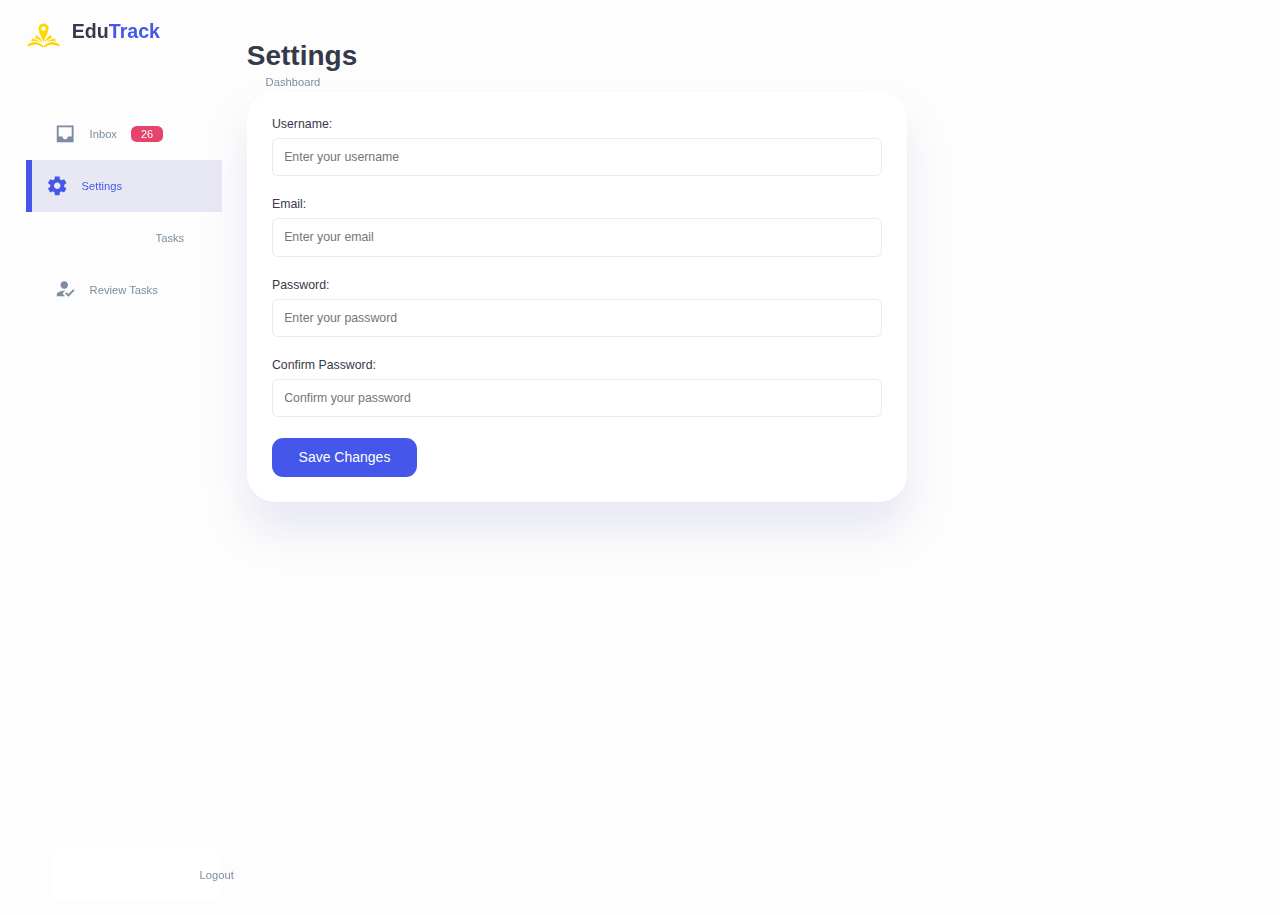
<file: SVsettings.html>
<!DOCTYPE html>
<html lang="en">
<head>
    <meta charset="UTF-8">
    <meta http-equiv="X-UA-Compatible" content="IE=edge">
    <meta name="viewport" content="width=device-width, initial-scale=1.0">
    <title>Settings - EduTrack</title>
    <!-- MATERIAL ICONS CDN -->
    <link href="https://fonts.googleapis.com/icon?family=Material+Icons+Sharp" rel="stylesheet">
    <!-- STYLESHEET -->
    <link rel="stylesheet" href="SVstyle.css">
</head>
<body>
    <div class="container">
        <aside>
            <div class="top">
                <div class="logo">
                    <img src="./images/logo2.png">
                    <h2>Edu<span class="danger">Track</span></h2>
                </div>
                <div class="close" id="close-btn">
                    <span class="material-icons-sharp">close</span>
                </div>
            </div>

            <div class="sidebar">
                <a href="SVindex.html">
                    <span class="material-icons-sharp">grid_view</span>
                    <h3>Dashboard</h3>
                </a>
                <a href="inbox.html">
                    <span class="material-icons-sharp">inbox</span>
                    <h3>Inbox</h3>
                    <span class="message-count">26</span>
                </a>
                <a href="SVsettings.html" class="active">  <!-- Active link -->
                    <span class="material-icons-sharp">settings</span>
                    <h3>Settings</h3>
                </a>
                <a href="task.html">
                    <span class="material-icons-sharp">task</span>
                    <h3>Tasks</h3>
                </a>
                <a href="reviews.html">
                  <span class="material-icons-sharp">how_to_reg</span>
                  <h3>Review Tasks</h3>
                </a>
                <a href="index.html" class="logout-link">
                    <span class="material-icons-sharp">logout</span>
                    <h3>Logout</h3>
                </a>
            </div>
        </aside>

        <main>
            <h1>Settings</h1>
            <form class="settings-form">
                <div class="form-group">
                    <label for="username">Username:</label>
                    <input type="text" id="username" name="username" placeholder="Enter your username" required>
                </div>
                <div class="form-group">
                    <label for="email">Email:</label>
                    <input type="email" id="email" name="email" placeholder="Enter your email" required>
                </div>
                <div class="form-group">
                    <label for="password">Password:</label>
                    <input type="password" id="password" name="password" placeholder="Enter your password" required>
                </div>
                <div class="form-group">
                    <label for="confirm-password">Confirm Password:</label>
                    <input type="password" id="confirm-password" name="confirm-password" placeholder="Confirm your password" required>
                </div>
                <button type="submit" class="btn-save">Save Changes</button>
            </form>
        </main>
    </div>
</body>
</html>
</file>
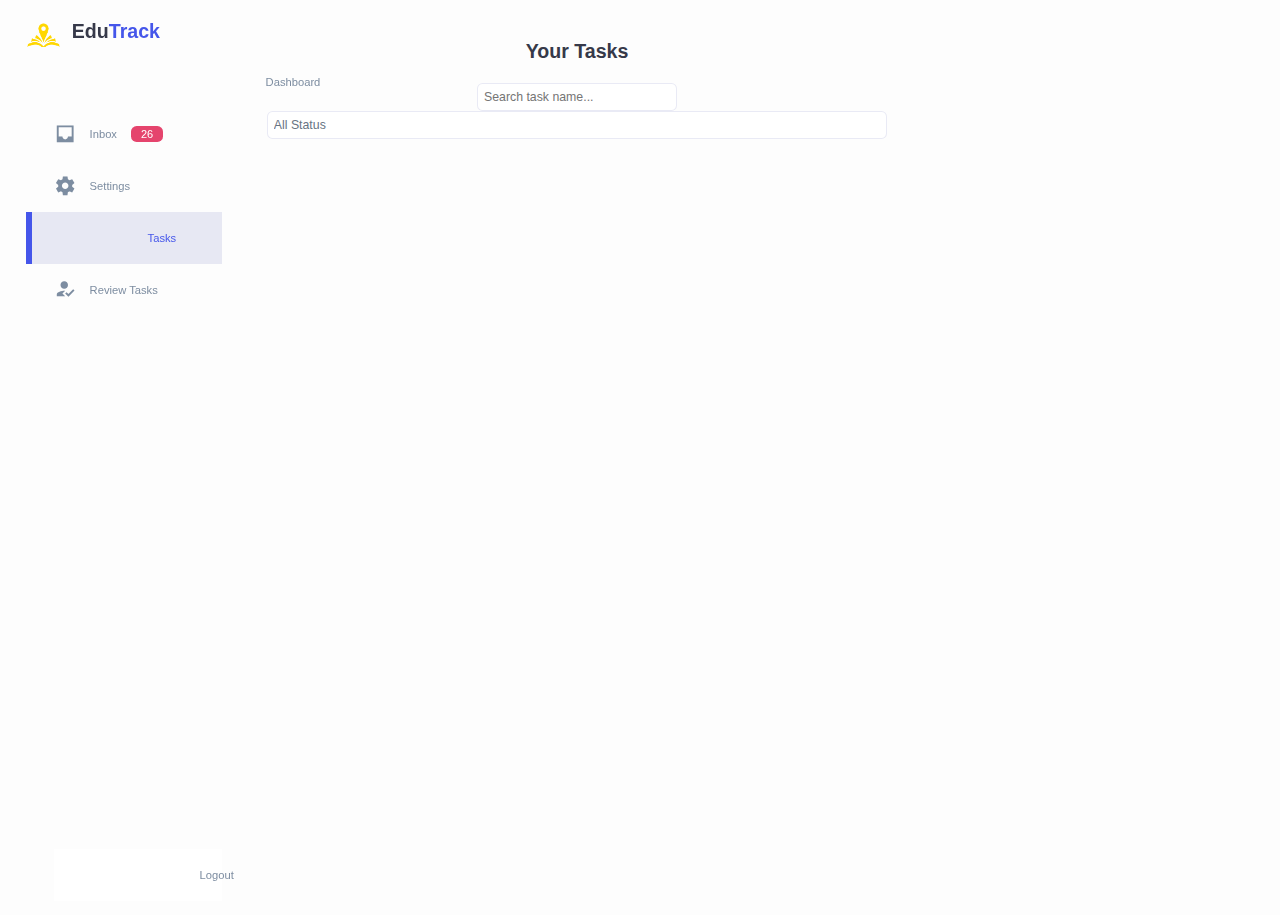
<file: task.html>
<!DOCTYPE html>
<html lang="en">
<head>
    <meta charset="UTF-8">
    <meta name="viewport" content="width=device-width, initial-scale=1.0">
    <title>Task Management</title>
    <link rel="stylesheet" href="taskstyles.css">
    <link rel="stylesheet" href="./SVstyle.css"/>
    <link href="https://fonts.googleapis.com/icon?family=Material+Icons+Sharp" rel="stylesheet">
</head>
<body>
    <div class="container">
        <!-- SIDEBAR -->
        <aside>
            <div class="top">
                <div class="logo">
                    <img src="./images/logo2.png" />
                    <h2>Edu<span class="danger">Track</span></h2>
                </div>
            </div>
            <div class="sidebar">
                <a href="SVindex.html">
                    <span class="material-icons-sharp">grid_view</span>
                    <h3>Dashboard</h3>
                </a>
                <a href="inbox.html">
                    <span class="material-icons-sharp">inbox</span>
                    <h3>Inbox</h3>
                    <span class="message-count">26</span>
                </a>
                <a href="SVsettings.html">
                    <span class="material-icons-sharp">settings</span>
                    <h3>Settings</h3>
                </a>
                <a href="task.html" class="active">
                    <span class="material-icons-sharp">task</span>
                    <h3>Tasks</h3>
                </a>
                                <a href="reviews.html">
                                    <span class="material-icons-sharp">how_to_reg</span>
                                    <h3>Review Tasks</h3>
                                </a>
                                <a href="index.html" class="logout-link">
                                        <span class="material-icons-sharp">logout</span>
                                        <h3>Logout</h3>
                                </a>
            </div>
        </aside>
        <!-- END OF SIDEBAR -->

        <!-- MAIN CONTENT -->
        <main id="task-page">
            <div id="task-list">
                <h2>Your Tasks</h2>
                <div id="task-search-filter" style="margin-bottom: 1em;">
                    <input type="text" id="task-search" placeholder="Search task name..." style="padding: 6px; width: 200px;">
                    <select id="status-filter" style="padding: 6px;">
                        <option value="all">All Status</option>
                        <option value="not-started">Not Started</option>
                        <option value="in-progress">In Progress</option>
                        <option value="completed">Completed</option>
                    </select>
                </div>
                <ul id="tasks">
                    <!-- tasks -->
                </ul>
            </div>
        </main>
    </div>

    <script src="OVERVIEWFUNCTION.js"></script>
    <script>
        document.addEventListener('DOMContentLoaded', () => {
            loadUserTasks();
            document.getElementById('task-search').addEventListener('input', loadUserTasks);
            document.getElementById('status-filter').addEventListener('change', loadUserTasks);
        });
    </script>
</body>
</html>
</file>
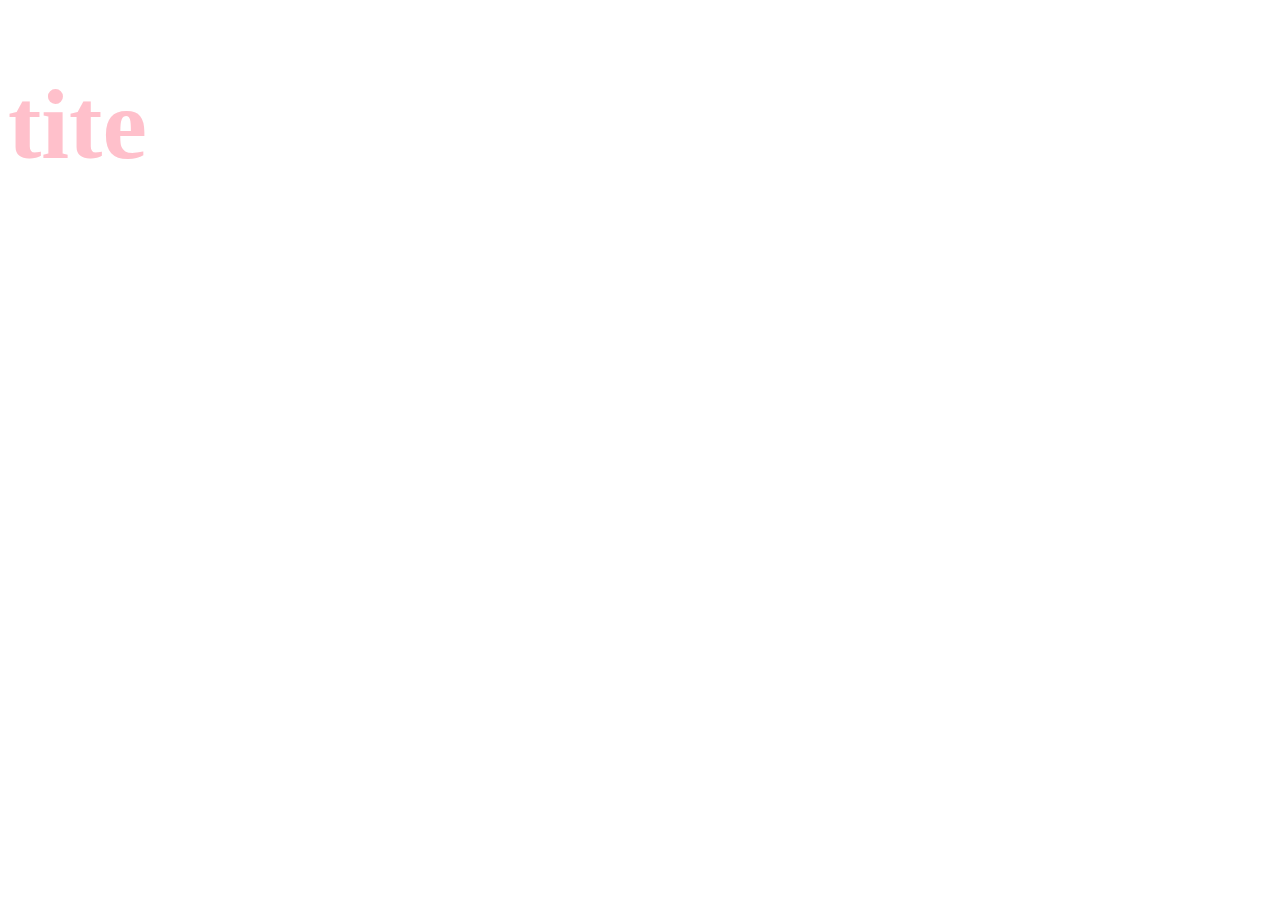
<file: walalang.html>
<!DOCTYPE html>
<html lang="en">
<link rel="stylesheet" href="walalang.css">
<head>
    <h1>tite</h1>
    <meta charset="UTF-8">
    <meta name="viewport" content="width=device-width, initial-scale=1.0">
    <title>Try</title>
</head>
<body>
    
</body>
</html>
</file>
<file: CSS/about.css>
:root {
  --color-awit: #FFD700;
  --color-ronwin: #072d4f; 
  --card-border-radius: 0.9rem; 
  --font-primary: 'Plus Jakarta Sans', sans-serif; 
  --font-secondary: 'Playfair Display', serif;
  --color-primary: #ffffff; /* White text color */
  --color-secondary: #FF4E32; /* Accent color */
}
    
  html body {
    margin: 0;
    padding: 0;
    background-color: var(--color-ronwin);
    color: var(--color-primary); /* White text color */
    overflow-x: hidden;
  }

  main {
    max-width: 1200px;
    margin: 2rem auto;
    padding: 1rem;
    
  display: flex;
    flex-direction: column;
    gap: 2rem; /* Adds space between sections */
  }
  
  .flex-container {
    display: flex; /* Use flexbox layout */
    gap: 2rem; /* Space between image and text */
  }
  
  .student-image {
    flex: 0 0 500px; /* Increase the fixed width for the image container */
    display: flex;
    align-items: center;
    justify-content: center;
    border-radius: 10px; /* Optional: Rounds the container */
    margin-left: -60px; /* Adjust this value to move the image left if needed */
  }
  
  .student-image img {
    max-width: 100%;
    height: auto;
    border-radius: 20px;
  }
  
  /* Section Styles */
  .about-us-section,
  .who-we-are-section
   {
    display: flex; /* Flexbox layout for header and paragraph */
    flex-direction: column; /* Stack header and paragraph vertically */
    align-items: flex-start; /* Align items at the start (top) */
    margin-bottom: 1rem; /* Add space between sections */
  }
  
  /* Header Styles */
  .about-us-section h1,
  .who-we-are-section h1
   {
    font-size: 3rem; /* Set font size */
    color: #FFD700; /* Text color */
    margin: 0; /* Remove margins for alignment */
    font-family: 'Zoho_Puvi_SemiBold';

  }
  
  /* Paragraph Styles */
  .about-us-section p,
  .who-we-are-section p
   {
    flex: 1; /* Paragraph takes up remaining space */
    font-size: 1.5rem; /* Set font size */
    line-height: 1.6; /* Set line height */
    margin: 0; /* Remove margins for alignment */
    text-align: justify; /* Justify the text */
    font-family: 'Zoho_Puvi_Regular';

  }
  
  /* Additional Margin for Paragraphs */
  .about-us-section p,
  .who-we-are-section p
   {
    margin-top: 0.5rem; /* Add space above paragraphs */
  }
  
  /* Vision and Mission Section Styles */
.vision-mission-container {
  display: flex;
  flex-direction: column; /* Stack the sections vertically */
  align-items: center; /* Center the sections horizontally */
  gap: 2rem; /* Space between sections */
}

/* Vision and Mission Content Layout */
.vision-content,
.mission-content {
    display: flex; /* Flexbox layout for header and paragraph */
    flex-direction: column; /* Stack header above paragraph */
    align-items: center; /* Center items horizontally */
    max-width: 800px; /* Limit the width of the content */
    width: 100%; /* Full width */
}

/* Header Styles */
.vision-section h1,
.mission-section h1 {
    font-size: 4rem; /* Set font size */
    color: #FFD700; /* Text color */
    margin: 0; /* Remove margins for alignment */
    margin-bottom: 1rem; /* Space below header for better separation */
    text-align: center; /* Center the header text */
    font-family: 'Zoho_Puvi_SemiBold';

}

/* Paragraph Styles */
.vision-section p,
.mission-section p {
    flex: 1; /* Allow paragraph to take remaining space */
    font-size: 2rem; /* Set font size */
    line-height: 1.6; /* Set line height */
    margin: 0; /* Remove margins for alignment */
    text-align: center; /* Justify the text */
    max-width: 800px; /* Limit the width of the paragraph */
    font-family: 'Zoho_Puvi_Regular';

}
  
  /* Boost Section */
  .boost-container {
    display: flex;
    justify-content: space-between;
    gap: 2rem; /* Adds space between boost items */
  }
  
  .boost-item {
    text-align: center;
    flex: 1;
  }
  
  .boost-item h3 {
    font-size: 2.5rem;
    color: #FFD700;
    margin-bottom: 0.5rem;
    font-family: 'Zoho_Puvi_SemiBold';

  }
  
  .boost-item p {
    font-size: 1.5rem;
    line-height: 1.4;
    font-family: 'Zoho_Puvi_Regular';

  }  
  .about__meetdevs{
  position:relative;
  margin-top: 100px;
  left: 105px;
  background-color: #FFD700;
  border-radius: 4px;
  box-shadow: 0 4px 8px rgba(0, 0, 0, 0.1);
  padding: 10px;
  height: 400px;
  width: 1650px;
  text-align: center;
  }

  .takip{
    position: absolute;
    right: 88px;
    margin-top: 200px;
background: #252525;
padding: 10px;
  height: 130px;
  width: 145px;
  z-index: 2;
  }

  .parallelogram {
    position:absolute;
    top: 100px;
    right: 100px;
    width: 1200px;
    height: 150px;
    transform: skew(40deg);
    background: #252525;
  }

  .MTD{
    position: absolute;
    top: -15px;
    right: 330px;
    transform: skew(-40deg);
    color: #fff;
        font-size: 70px;
        font-family: 'Zoho_Puvi_Bold';

  }

  .devbg{
    display: flex;
    flex-direction: column;
    position: relative;
    padding: 10px;
    width: 2000px;
    height: 2600px;
    overflow: hidden;
  }
  
  div.left {
    align-self: flex-start;
  }
  
  div.right {
    align-self: flex-end;
    text-align: right;
  }

  .devname{
position: relative;
left: 700px;
    color: var(--color-awit);
    font-size: 50px;
    width: 500px;
    z-index: 2;
    font-family: 'Zoho_Puvi_SemiBold';

  }

.devp{
  color: #fff;
  width: 1500px;
  margin-top: 0px;
  line-height: 1.5;
  font-size: 30px;
  text-align: justify;
      font-family: 'Zoho_Puvi_Regular';

}

.devpicleft {
  height: 250px;
  width: 250px;
  border-radius: 50%;
  object-fit: cover;
  border: 5px solid var(--color-awit);
  margin-bottom: 50px;
  float: left;
  margin-right: 100px;
  margin-left: 150px;
}

.devpicright {
  height: 250px;
  width: 250px;
  border-radius: 50%;
  object-fit: cover;
  border: 5px solid var(--color-awit);
  margin-bottom: 50px;
  margin-right: 290px;
  margin-left: 100px;
  float: right;
}

.plogo{
  position: absolute;
  transform: skew(-40deg);
z-index: 5;
top: -30px;
right: 70px;
opacity: 0.3;
}


.website__rights {
  color: #131313;
  font-weight: bold;
  font-size: 30px;
}

  .website__rights {
    margin-bottom: 1rem; 
  }

  .footer__container{
    max-width: 1170px;
    margin:auto;
  }
  .row{
    display: flex;
    flex-wrap: wrap;
  }
  ul{
    list-style: none;
  }
  .footer{
    background: linear-gradient(180deg, rgba(17,66,95,1) 0%, rgba(45,125,141,1) 52%); 
      padding: 70px 0;
  }
  .footer-col{
     width: 25%;
     padding: 0 15px;
  }
  .footer-col h4{
    font-size: 18px;
    color: #ffffff;
    text-transform: capitalize;
    margin-bottom: 35px;
    font-weight: 500;
    position: relative;
  }
  .footer-col h4::before{
    content: '';
    position: absolute;
    left:0;
    bottom: -10px;
    background-color: var(--color-awit);
    height: 2px;
    box-sizing: border-box;
    width: 50px;
  }
  .footer-col ul li:not(:last-child){
    margin-bottom: 10px;
  }
  .footer-col ul li a{
    font-size: 16px;
    text-transform: capitalize;
    color: #ffffff;
    text-decoration: none;
    font-weight: 300;
    color: #bbbbbb;
    display: block;
    transition: all 0.3s ease;
  }
  .footer-col ul li a:hover{
    color: #ffffff;
    padding-left: 8px;
  }
  .footer-col .social-links a{
    display: inline-block;
    height: 40px;
    width: 40px;
    background-color: rgba(255,255,255,0.2);
    margin:0 10px 10px 0;
    text-align: center;
    line-height: 40px;
    border-radius: 50%;
    color: #ffffff;
    transition: all 0.5s ease;
  }
  .footer-col .social-links a:hover{
    color: #24262b;
    background-color: #ffffff;
  }
  
  /*responsive*/
  @media(max-width: 767px){
    .footer-col{
      width: 50%;
      margin-bottom: 30px;
  }
  }
  @media(max-width: 574px){
    .footer-col{
      width: 100%;
  }
  }
  
  .footer__logo{
    position: absolute;
  }
</file>
<file: CSS/header.css>
:root {
  --color-awit: #FFD700;
  --color-ronwin: #072d4f; 
  --card-border-radius: 0.9rem;
}

header {
  position: sticky;
  top: 0;
  z-index: 99999;
}

body {
  margin: 0;
  font-family: 'Zoho_Puvi_Regular';
  background-color: #f9f9f9; 
}

a:link {
  color: #fff;
  background-color: transparent;
  text-decoration: none;
}

a:visited {
  color: #fff;
  background-color: transparent;
  text-decoration: none;
}

a:hover {
  color: var(--color-awit);
  background-color: transparent;
}

.logo {
  width: auto;
  height: 80px;
}

.header__nav {
  
  display: flex;
  align-items: center; 
  justify-content: space-between; 
  background-color: var(--color-ronwin); 
  padding: 20px 30px; 
  height: 50px; 
  box-shadow: 0 2px 10px rgba(0, 0, 0, 0.1);
}

.header__logo {
  flex: 1; 
  display: flex;
  align-items: center; 
  position: relative;
}

.header__logo-overlay {
  position: absolute;
  inset: 0;
  background-color: var(--color-ronwin);
  z-index: -1; 
  border-radius: var(--card-border-radius); 
}

.header__logo h4 {
  padding-left: 15px; 
  font-weight: 700;
  font-size: 25px; 
  text-transform: uppercase;
  font-family: 'Zoho_Puvi_Bold';
  color: var(--color-awit); 
  opacity: 0.9;
}

.header__menu {
  display: flex;
  align-items: center;
  list-style: none;
  margin: 0;
  padding: 0;

}

.header__menu li {
  margin-left: 10px;
  
}

.header__menu button {
  background: none;
  border: none;
  color: #fff; 
  font-weight: 500;
  font-size: 18px;
  cursor: pointer;
  transition: color 0.3s ease; 
  font-family: 'Zoho_Puvi_Regular';
}

/* Hover effects buttons */
.header__menu .home:hover,
.header__menu .contact:hover,
.header__menu .about-us:hover {
  color: var(--color-awit);
}

/* Styles for Sign Up button */
.header__menu .sign-up-button {
  background-color: var(--color-awit);
  color: var(--color-ronwin);
  padding: 5px 10px;
  border-radius: 5px;
  font-weight: bold;
  font-size: 18px; 
  transition: background-color 0.3s ease; 
}

.header__menu .sign-up-button:hover {
  transform: scale(1.1);
  transition: background-color 0.3s ease, transform 0.3s ease;
}
</file>
<file: CSS/fonts.css>
@font-face {
    font-family: 'Zoho_Puvi_Thin';
    src: url(https://fonts.zohostatic.com/zohopuvi/3.5/zoho_puvi_thin.eot);
    src: url(https://fonts.zohostatic.com/zohopuvi/3.5/zoho_puvi_thin.eot) format("embedded-opentype"), url(https://fonts.zohostatic.com/zohopuvi/3.5/zoho_puvi_thin.woff2) format("woff2"), url(https://fonts.zohostatic.com/zohopuvi/3.5/zoho_puvi_thin.otf) format("opentype");
    font-weight: 400;
    font-style: normal;
    font-display: swap
}

@font-face {
    font-family: 'Zoho_Puvi_ThinItalic';
    src: url(https://fonts.zohostatic.com/zohopuvi/3.5/zoho_puvi_thin.eot);
    src: url(https://fonts.zohostatic.com/zohopuvi/3.5/zoho_puvi_thin.eot) format("embedded-opentype"), url(https://fonts.zohostatic.com/zohopuvi/3.5/zoho_puvi_thin.woff2) format("woff2"), url(https://fonts.zohostatic.com/zohopuvi/3.5/zoho_puvi_thin.otf) format("opentype");
    font-weight: 400;
    font-style: italic;
    font-display: swap
}

@font-face {
    font-family: 'Zoho_Puvi_Light';
    src: url(https://fonts.zohostatic.com/zohopuvi/3.5/zoho_puvi_light.eot);
    src: url(https://fonts.zohostatic.com/zohopuvi/3.5/zoho_puvi_light.eot) format("embedded-opentype"), url(https://fonts.zohostatic.com/zohopuvi/3.5/zoho_puvi_light.woff2) format("woff2"), url(https://fonts.zohostatic.com/zohopuvi/3.5/zoho_puvi_light.otf) format("opentype");
    font-weight: 400;
    font-style: normal;
    font-display: swap
}

@font-face {
    font-family: 'Zoho_Puvi_LightItalic';
    src: url(https://fonts.zohostatic.com/zohopuvi/3.5/zoho_puvi_light.eot);
    src: url(https://fonts.zohostatic.com/zohopuvi/3.5/zoho_puvi_light.eot) format("embedded-opentype"), url(https://fonts.zohostatic.com/zohopuvi/3.5/zoho_puvi_light.woff2) format("woff2"), url(https://fonts.zohostatic.com/zohopuvi/3.5/zoho_puvi_light.otf) format("opentype");
    font-weight: 400;
    font-style: italic;
    font-display: swap
}

@font-face {
    font-family: 'Zoho_Puvi_ExtraLight';
    src: url(https://fonts.zohostatic.com/zohopuvi/3.5/zoho_puvi_extralight.eot);
    src: url(https://fonts.zohostatic.com/zohopuvi/3.5/zoho_puvi_extralight.eot) format("embedded-opentype"), url(https://fonts.zohostatic.com/zohopuvi/3.5/zoho_puvi_extralight.woff2) format("woff2"), url(https://fonts.zohostatic.com/zohopuvi/3.5/zoho_puvi_extralight.otf) format("opentype");
    font-weight: 400;
    font-style: normal;
    font-display: swap
}

@font-face {
    font-family: 'Zoho_Puvi_Regular';
    src: url(https://fonts.zohostatic.com/zohopuvi/3.5/zoho_puvi_regular.eot);
    src: url(https://fonts.zohostatic.com/zohopuvi/3.5/zoho_puvi_regular.eot) format("embedded-opentype"), url(https://fonts.zohostatic.com/zohopuvi/3.5/zoho_puvi_regular.woff2) format("woff2"), url(https://fonts.zohostatic.com/zohopuvi/3.5/zoho_puvi_regular.otf) format("opentype");
    font-weight: 400;
    font-style: normal;
    font-display: swap
}

@font-face {
    font-family: 'Zoho_Puvi_RegularItalic';
    src: url(https://fonts.zohostatic.com/zohopuvi/3.5/zoho_puvi_regular.eot);
    src: url(https://fonts.zohostatic.com/zohopuvi/3.5/zoho_puvi_regular.eot) format("embedded-opentype"), url(https://fonts.zohostatic.com/zohopuvi/3.5/zoho_puvi_regular.woff2) format("woff2"), url(https://fonts.zohostatic.com/zohopuvi/3.5/zoho_puvi_regular.otf) format("opentype");
    font-weight: 400;
    font-style: oblique;
    font-display: swap
}

@font-face {
    font-family: 'Zoho_Puvi_Medium';
    src: url(https://fonts.zohostatic.com/zohopuvi/3.5/zoho_puvi_medium.eot);
    src: url(https://fonts.zohostatic.com/zohopuvi/3.5/zoho_puvi_medium.eot) format("embedded-opentype"), url(https://fonts.zohostatic.com/zohopuvi/3.5/zoho_puvi_medium.woff2) format("woff2"), url(https://fonts.zohostatic.com/zohopuvi/3.5/zoho_puvi_medium.otf) format("opentype");
    font-weight: 400;
    font-style: normal;
    font-display: swap
}

@font-face {
    font-family: 'Zoho_Puvi_SemiBold';
    src: url(https://fonts.zohostatic.com/zohopuvi/3.5/zoho_puvi_semibold.eot);
    src: url(https://fonts.zohostatic.com/zohopuvi/3.5/zoho_puvi_semibold.eot) format("embedded-opentype"), url(https://fonts.zohostatic.com/zohopuvi/3.5/zoho_puvi_semibold.woff2) format("woff2"), url(https://fonts.zohostatic.com/zohopuvi/3.5/zoho_puvi_semibold.otf) format("opentype");
    font-weight: 400;
    font-style: normal;
    font-display: swap
}

@font-face {
    font-family: 'Zoho_Puvi_SemiBoldItalic';
    src: url(https://fonts.zohostatic.com/zohopuvi/3.5/zoho_puvi_semibold.eot);
    src: url(https://fonts.zohostatic.com/zohopuvi/3.5/zoho_puvi_semibold.eot) format("embedded-opentype"), url(https://fonts.zohostatic.com/zohopuvi/3.5/zoho_puvi_semibold.woff2) format("woff2"), url(https://fonts.zohostatic.com/zohopuvi/3.5/zoho_puvi_semibold.otf) format("opentype");
    font-weight: 400;
    font-style: italic;
    font-display: swap
}

@font-face {
    font-family: 'Zoho_Puvi_Bold';
    src: url(https://fonts.zohostatic.com/zohopuvi/3.5/zoho_puvi_bold.eot);
    src: url(https://fonts.zohostatic.com/zohopuvi/3.5/zoho_puvi_bold.eot) format("embedded-opentype"), url(https://fonts.zohostatic.com/zohopuvi/3.5/zoho_puvi_bold.woff2) format("woff2"), url(https://fonts.zohostatic.com/zohopuvi/3.5/zoho_puvi_bold.otf) format("opentype");
    font-weight: 400;
    font-style: normal;
    font-display: swap
}

@font-face {
    font-family: 'Zoho_Puvi_BoldItalic';
    src: url(https://fonts.zohostatic.com/zohopuvi/3.5/zoho_puvi_bold.eot);
    src: url(https://fonts.zohostatic.com/zohopuvi/3.5/zoho_puvi_bold.eot) format("embedded-opentype"), url(https://fonts.zohostatic.com/zohopuvi/3.5/zoho_puvi_bold.woff2) format("woff2"), url(https://fonts.zohostatic.com/zohopuvi/3.5/zoho_puvi_bold.otf) format("opentype");
    font-weight: 400;
    font-style: italic;
    font-display: swap
}

@font-face {
    font-family: 'Zoho_Puvi_ExtraBold';
    src: url(https://fonts.zohostatic.com/zohopuvi/3.5/zoho_puvi_extrabold.eot);
    src: url(https://fonts.zohostatic.com/zohopuvi/3.5/zoho_puvi_extrabold.eot) format("embedded-opentype"), url(https://fonts.zohostatic.com/zohopuvi/3.5/zoho_puvi_extrabold.woff2) format("woff2"), url(https://fonts.zohostatic.com/zohopuvi/3.5/zoho_puvi_extrabold.otf) format("opentype");
    font-weight: 400;
    font-style: normal;
    font-display: swap
}

@font-face {
    font-family: 'Zoho_Puvi_ExtraBoldItalic';
    src: url(https://fonts.zohostatic.com/zohopuvi/3.5/zoho_puvi_extrablack.eot);
    src: url(https://fonts.zohostatic.com/zohopuvi/3.5/zoho_puvi_extrablack.eot) format("embedded-opentype"), url(https://fonts.zohostatic.com/zohopuvi/3.5/zoho_puvi_extrablack.woff2) format("woff2"), url(https://fonts.zohostatic.com/zohopuvi/3.5/zoho_puvi_extrablack.otf) format("opentype");
    font-weight: 400;
    font-style: italic;
    font-display: swap
}

@font-face {
    font-family: 'Zoho_Puvi_Black';
    src: url(https://fonts.zohostatic.com/zohopuvi/3.5/zoho_puvi_black.eot);
    src: url(https://fonts.zohostatic.com/zohopuvi/3.5/zoho_puvi_black.eot) format("embedded-opentype"), url(https://fonts.zohostatic.com/zohopuvi/3.5/zoho_puvi_black.woff2) format("woff2"), url(https://fonts.zohostatic.com/zohopuvi/3.5/zoho_puvi_black.otf) format("opentype");
    font-weight: 400;
    font-style: normal;
    font-display: swap
}

@font-face {
    font-family: 'Zoho_Puvi_BlackItalic';
    src: url(https://fonts.zohostatic.com/zohopuvi/3.5/zoho_puvi_black.eot);
    src: url(https://fonts.zohostatic.com/zohopuvi/3.5/zoho_puvi_black.eot) format("embedded-opentype"), url(https://fonts.zohostatic.com/zohopuvi/3.5/zoho_puvi_black.woff2) format("woff2"), url(https://fonts.zohostatic.com/zohopuvi/3.5/zoho_puvi_black.otf) format("opentype");
    font-weight: 400;
    font-style: italic;
    font-display: swap
}

@font-face {
    font-family: 'Zoho_Puvi_ExtraBlack';
    src: url(https://fonts.zohostatic.com/zohopuvi/3.5/zoho_puvi_extrablack.eot);
    src: url(https://fonts.zohostatic.com/zohopuvi/3.5/zoho_puvi_extrablack.eot) format("embedded-opentype"), url(https://fonts.zohostatic.com/zohopuvi/3.5/zoho_puvi_extrablack.woff2) format("woff2"), url(https://fonts.zohostatic.com/zohopuvi/3.5/zoho_puvi_extrablack.otf) format("opentype");
    font-weight: 400;
    font-style: normal;
    font-display: swap
}

@font-face {
    font-family: 'ZohoPuvi';
    src: url(https://fonts.zohowebstatic.com/zohopuvi/3.5/zoho_puvi_extralight.eot);
    src: url(https://fonts.zohowebstatic.com/zohopuvi/3.5/zoho_puvi_extralight.eot?#iefix) format("embedded-opentype"), url(https://fonts.zohowebstatic.com/zohopuvi/3.5/zoho_puvi_extralight.woff2) format("woff2"), url(https://fonts.zohowebstatic.com/zohopuvi/3.5/zoho_puvi_extralight.woff) format("woff"), url(https://fonts.zohowebstatic.com/zohopuvi/3.5/zoho_puvi_extralight.ttf) format("truetype");
    font-style: normal;
    font-weight: 100;
    font-display: swap
}

@font-face {
    font-family: 'ZohoPuvi';
    src: url(https://fonts.zohowebstatic.com/zohopuvi/3.5/zoho_puvi_light.eot);
    src: url(https://fonts.zohowebstatic.com/zohopuvi/3.5/zoho_puvi_light.eot?#iefix) format("embedded-opentype"), url(https://fonts.zohowebstatic.com/zohopuvi/3.5/zoho_puvi_light.woff2) format("woff2"), url(https://fonts.zohowebstatic.com/zohopuvi/3.5/zoho_puvi_light.woff) format("woff"), url(https://fonts.zohowebstatic.com/zohopuvi/3.5/zoho_puvi_light.ttf) format("truetype");
    font-style: normal;
    font-weight: 200;
    font-display: swap
}

@font-face {
    font-family: 'ZohoPuvi';
    src: url(https://fonts.zohowebstatic.com/zohopuvi/3.5/zoho_puvi_regular.eot);
    src: url(https://fonts.zohowebstatic.com/zohopuvi/3.5/zoho_puvi_regular.eot?#iefix) format("embedded-opentype"), url(https://fonts.zohowebstatic.com/zohopuvi/3.5/zoho_puvi_regular.woff2) format("woff2"), url(https://fonts.zohowebstatic.com/zohopuvi/3.5/zoho_puvi_regular.woff) format("woff"), url(https://fonts.zohowebstatic.com/zohopuvi/3.5/zoho_puvi_regular.ttf) format("truetype");
    font-style: normal;
    font-weight: 300;
    font-display: swap
}

@font-face {
    font-family: 'ZohoPuvi';
    src: url(https://fonts.zohowebstatic.com/zohopuvi/3.5/zoho_puvi_regular_italic.eot);
    src: url(https://fonts.zohowebstatic.com/zohopuvi/3.5/zoho_puvi_regular_italic.eot?#iefix) format("embedded-opentype"), url(https://fonts.zohowebstatic.com/zohopuvi/3.5/zoho_puvi_regular_italic.woff2) format("woff2"), url(https://fonts.zohowebstatic.com/zohopuvi/3.5/zoho_puvi_regular_italic.woff) format("woff"), url(https://fonts.zohowebstatic.com/zohopuvi/3.5/zoho_puvi_regular_italic.ttf) format("truetype");
    font-style: italic;
    font-weight: 300;
    font-display: swap
}

@font-face {
    font-family: 'ZohoPuvi';
    src: url(https://fonts.zohowebstatic.com/zohopuvi/3.5/zoho_puvi_medium.eot);
    src: url(https://fonts.zohowebstatic.com/zohopuvi/3.5/zoho_puvi_medium.eot?#iefix) format("embedded-opentype"), url(https://fonts.zohowebstatic.com/zohopuvi/3.5/zoho_puvi_medium.woff2) format("woff2"), url(https://fonts.zohowebstatic.com/zohopuvi/3.5/zoho_puvi_medium.woff) format("woff"), url(https://fonts.zohowebstatic.com/zohopuvi/3.5/zoho_puvi_medium.ttf) format("truetype");
    font-style: normal;
    font-weight: 400;
    font-display: swap
}

@font-face {
    font-family: 'ZohoPuvi';
    src: url(https://fonts.zohowebstatic.com/zohopuvi/3.5/zoho_puvi_semibold.eot);
    src: url(https://fonts.zohowebstatic.com/zohopuvi/3.5/zoho_puvi_semibold.eot?#iefix) format("embedded-opentype"), url(https://fonts.zohowebstatic.com/zohopuvi/3.5/zoho_puvi_semibold.woff2) format("woff2"), url(https://fonts.zohowebstatic.com/zohopuvi/3.5/zoho_puvi_semibold.woff) format("woff"), url(https://fonts.zohowebstatic.com/zohopuvi/3.5/zoho_puvi_semibold.ttf) format("truetype");
    font-style: normal;
    font-weight: 500;
    font-display: swap
}

@font-face {
    font-family: 'ZohoPuvi';
    src: url(https://fonts.zohowebstatic.com/zohopuvi/3.5/zoho_puvi_semibold_italic.eot);
    src: url(https://fonts.zohowebstatic.com/zohopuvi/3.5/zoho_puvi_semibold_italic.eot?#iefix) format("embedded-opentype"), url(https://fonts.zohowebstatic.com/zohopuvi/3.5/zoho_puvi_semibold_italic.woff2) format("woff2"), url(https://fonts.zohowebstatic.com/zohopuvi/3.5/zoho_puvi_semibold_italic.woff) format("woff"), url(https://fonts.zohowebstatic.com/zohopuvi/3.5/zoho_puvi_semibold_italic.ttf) format("truetype");
    font-style: italic;
    font-weight: 500;
    font-display: swap
}

@font-face {
    font-family: 'ZohoPuvi';
    src: url(https://fonts.zohowebstatic.com/zohopuvi/3.5/zoho_puvi_bold.eot);
    src: url(https://fonts.zohowebstatic.com/zohopuvi/3.5/zoho_puvi_bold.eot?#iefix) format("embedded-opentype"), url(https://fonts.zohowebstatic.com/zohopuvi/3.5/zoho_puvi_bold.woff2) format("woff2"), url(https://fonts.zohowebstatic.com/zohopuvi/3.5/zoho_puvi_bold.woff) format("woff"), url(https://fonts.zohowebstatic.com/zohopuvi/3.5/zoho_puvi_bold.ttf) format("truetype");
    font-style: normal;
    font-weight: 600;
    font-display: swap
}

@font-face {
    font-family: 'ZohoPuvi';
    src: url(https://fonts.zohowebstatic.com/zohopuvi/3.5/zoho_puvi_bold_italic.eot);
    src: url(https://fonts.zohowebstatic.com/zohopuvi/3.5/zoho_puvi_bold_italic.eot?#iefix) format("embedded-opentype"), url(https://fonts.zohowebstatic.com/zohopuvi/3.5/zoho_puvi_bold_italic.woff2) format("woff2"), url(https://fonts.zohowebstatic.com/zohopuvi/3.5/zoho_puvi_bold_italic.woff) format("woff"), url(https://fonts.zohowebstatic.com/zohopuvi/3.5/zoho_puvi_bold_italic.ttf) format("truetype");
    font-style: italic;
    font-weight: 600;
    font-display: swap
}

@font-face {
    font-family: 'ZohoPuvi';
    src: url(https://fonts.zohowebstatic.com/zohopuvi/3.5/zoho_puvi_extrabold.eot);
    src: url(https://fonts.zohowebstatic.com/zohopuvi/3.5/zoho_puvi_extrabold.eot?#iefix) format("embedded-opentype"), url(https://fonts.zohowebstatic.com/zohopuvi/3.5/zoho_puvi_extrabold.woff2) format("woff2"), url(https://fonts.zohowebstatic.com/zohopuvi/3.5/zoho_puvi_extrabold.woff) format("woff"), url(https://fonts.zohowebstatic.com/zohopuvi/3.5/zoho_puvi_extrabold.ttf) format("truetype");
    font-style: normal;
    font-weight: 700;
    font-display: swap
}

@font-face {
    font-family: 'ZohoPuvi';
    src: url(https://fonts.zohowebstatic.com/zohopuvi/3.5/zoho_puvi_black.eot);
    src: url(https://fonts.zohowebstatic.com/zohopuvi/3.5/zoho_puvi_black.eot?#iefix) format("embedded-opentype"), url(https://fonts.zohowebstatic.com/zohopuvi/3.5/zoho_puvi_black.woff2) format("woff2"), url(https://fonts.zohowebstatic.com/zohopuvi/3.5/zoho_puvi_black.woff) format("woff"), url(https://fonts.zohowebstatic.com/zohopuvi/3.5/zoho_puvi_black.ttf) format("truetype");
    font-style: normal;
    font-weight: 800;
    font-display: swap
}

@font-face {
    font-family: 'ZohoPuvi';
    src: url(https://fonts.zohowebstatic.com/zohopuvi/3.5/zoho_puvi_extrablack.eot);
    src: url(https://fonts.zohowebstatic.com/zohopuvi/3.5/zoho_puvi_extrablack.eot?#iefix) format("embedded-opentype"), url(https://fonts.zohowebstatic.com/zohopuvi/3.5/zoho_puvi_extrablack.woff2) format("woff2"), url(https://fonts.zohowebstatic.com/zohopuvi/3.5/zoho_puvi_extrablack.woff) format("woff"), url(https://fonts.zohowebstatic.com/zohopuvi/3.5/zoho_puvi_extrablack.ttf) format("truetype");
    font-style: normal;
    font-weight: 900;
    font-display: swap
}
</file>
<file: CSS/reviews.css>
:root {
  --color-awit: #FFD700;
  --color-ronwin: #072d4f;
  --card-border-radius: 0.9rem;
  --font-primary: 'Plus Jakarta Sans', sans-serif;
  --font-secondary: 'Playfair Display', serif;
}

html, body {
  height: 100%;
  margin: 0;
  padding: 0;
  overflow-x: hidden;
}

body {
  position: relative;
  background-color: #21d4fd;
}

.main__reviews {
  padding: 2rem;
  background: rgb(45,125,141);
  margin-top: -10px;
  color: #fff;
  text-align: center;
}

a:link {
  color: #fff;
  background-color: transparent;
  text-decoration: none;
}

a:visited {
  color: #fff;
  background-color: transparent;
  text-decoration: none;
}

a:hover {
  color: var(--color-awit);
  background-color: transparent;
}

.main__img--container {
  position: absolute;
  top: -9.4rem;
  left: 0;
  width: 100%;
  background: url(/images/blackmanfilter.png) no-repeat center center;
  background-size: cover;
  z-index: -1;
}

.ocean {
  height: 150px;
  width: 100%;
  position: absolute; /* Change to fixed to keep at bottom */
  bottom: -5.6rem;
  left: 0;
  background: #015871;
  z-index: -1;
}

.wave {
  background: url(https://s3-us-west-2.amazonaws.com/s.cdpn.io/85486/wave.svg) repeat-x;
  position: absolute;
  top: -160px;
  width: 6400px;
  height: 198px;
  animation: wave 7s cubic-bezier(0.36, 0.45, 0.63, 0.53) infinite;
  transform: translate3d(0, 0, 0);
  z-index: -1;
}

.wave:nth-of-type(2) {
  top: -125px;
  animation: wave 7s cubic-bezier(0.46, 0.65, 0.79, 0.55) -0.125s infinite, swell 7s ease -1.25s infinite;
  opacity: 1;
  z-index: -1;
}

@keyframes wave {
  0% {
    margin-left: 0;
  }
  100% {
    margin-left: -1600px;
  }
}

@keyframes swell {
  0%, 100% {
    transform: translate3d(0, -25px, 0);
  }
  50% {
    transform: translate3d(0, 5px, 0);
  }
}

.main__container {
  display: grid;
  grid-template-columns: 1fr 1fr;
  align-items: center;
  justify-content: center;
  margin: 0 50px;
  height: 90vh;
  width: 100%;
  max-width: 1200px;
  padding: 0 30px;
}

.main__content {
  width: 100%;
}

.main__content h1 {
  font-size: 4rem;
  background-size: 100%;
  color: #fff;
}

.main__content h2 {
  font-size: 1rem;
  margin-top: 10px;
  background-image: linear-gradient(-20deg, #b721ff 0%, #21d4fd 100%);
  background-size: 100%; -webkit-background-clip: text;
  -moz-background-clip: text;
  -webkit-text-fill-color: transparent;
  -moz-text-fill-color: transparent;
}

.main__content p {
  margin-top: 1rem;
  font-size: 2rem;
  font-weight: 350;
  color: #fff;
}

.main__btn {
  font-size: 1rem;
  background-color: var(--color-ronwin);
  padding: 20px 40px;
  border: none;
  border-radius: 4px;
  margin-top: 2rem;
  cursor: pointer;
  position: relative;
  transition: all 0.35s;
  outline: none;
}

.main__btn a {
  position: relative;
  z-index: 2;
  color: #fff; /*get started text color*/
  text-decoration: none;
}

.main__btn:after {
  position: absolute;
  content: '';
  top: 0;
  left: 0;
  width: 0;
  height: 100%;
  background: var(--color-awit);
  transition: all 0.35s;
  border-radius: 4px;
}

.main__btn:hover::after {
  width: 100%;
  color: var(--color-ronwin);
}

.main__btn:hover a{
  color:var(--color-ronwin);
}

.main__purpose {
  display: flex;
  flex-direction: column;
  align-items: center;
  justify-content: center;
  text-align: center;
  margin-top: 2rem;
  padding: 1rem;
  background-color: var(--color-light);
  border-radius: 8px;
  box-shadow: 0 4px 8px rgba(0, 0, 0, 0.1);
}
.main__purpose h2 {
  color: #fff;
}
.video_container {
    justify-content: flex-start;
    align-items: center;
    min-width: auto;
    padding: 250px 0 150px;
    overflow: hidden;
}
/* service section */
.exp_content {
  justify-content: flex-start;
  align-items: center;
  overflow: hidden;
  background: rgb(45,125,141);
  background: linear-gradient(180deg, rgba(45, 125, 141, 0.849) 0%, rgba(7,45,79,1) 52%); 
  margin-top: -10px;
  color: #fff;
  text-align: center;
  box-shadow: rgba(99, 99, 99, 0.2) 0px 2px 8px 0px;
}
.experiencebg {
  background-color: rgba(76, 120, 146, 0.26);
  padding: 3% 0%;
  position: relative;
  background-position: center center;
  background-size: 100% auto;
  background-attachment: fixed;
  z-index: 0;

}
.experiencebg:before {
  content: '';
  background-color: transparent;
  position: absolute;
  top: 0;
  bottom: 0;
  right: 0;
  left: 0;
}
.exp_main {
  width: 80%;
  margin: 0 auto;
  position: relative;
  font-size: 22px
}
.exp_main h1 {
    text-align: center;
    color: #fff;
    font-size: 2.5rem; 
    padding: 0 20px;
    box-sizing: border-box;
}
.head-bold {
  font-family: 'Zoho_Puvi_ExtraBold';
  color:var(--color-awit);
  font-size: 40px;
}
.exp-paragraph {
  font-size: 22px; 
  line-height: 0; 
  font-family: 'Zoho_Puvi_Regular';
}
ul.exp_block {
  display: flex;
  text-align: center;
  margin: 10px 0 0 0;
  list-style-type: none;
}
ul.exp_block li {
  flex: 0 0 33%;
  border-right: 1px solid #ccc; /* white line between spaces*/
}
ul.exp_block li.bdrnone { 
  border-right: none; /* end of white line */
}

/* review section */
.headingBlock {
    padding: px;
    text-align: center;
    justify-content: center;
    font-size: 24px;
    display: flex;
    color: #e7e7e7; 
}
.review_content {
  display: grid;
  grid-template-columns: repeat(3, 1fr); /* 3 columns */
  gap: 50px; /*spacing between boxes */
  padding: 80px 90px 80px; 
  max-width: 2400px;
  margin: auto;
}
.review_block {
  background-color: white;
  border-radius: 50px;
  padding: 50px;
  text-align: center;
  flex-direction: column;
  box-sizing: border-box;
  outline: 2px solid #FFD700; /* Navy blue outline */
  outline-offset: 5px; /* Space between the border and the outline */
}
.block_top-wrap {
  margin-bottom: 10px; /* Reduce spacing between image and text */
}
.block-profile-img {
  width: 80px;
  height: 80px;
  border-radius: 50%; /* Circular profile picture */
  margin-bottom: 15px; /* Space below image */
  object-fit: cover;
}
.block_username {
  font-family: 'ZohoPuvi';
  font-weight: bold;
  font-size: 22px;
  color: #333;
  margin: 0px;
  
}
.block_text {
  font-size: 20px;
  flex-grow: 1;
  margin-top: 5px;
  line-height: 1.5; 
  text-align: justify;
  color: #333;
  font-family: 'Zoho_Puvi_Regular';
}

.customerstart {
  text-align: center;
  margin-top: 5rem;
  color: #fff;
}

.customerstart img {
  align-items: center;
  margin-bottom: -20rem;
  margin-top: -24rem;
}
</file>
<file: CSS/main.css>
:root {
  --color-awit: #FFD700;
  --color-ronwin: #072d4f; 
  --card-border-radius: 0.9rem; 
}

html, body {
  height: 100%;
  margin: 0;
  padding: 0;
  overflow-x: hidden; 
}

body {
  position: relative;
  background-color: var(--color-ronwin);
}

a:link {
  color: #fff;
  background-color: transparent;
  text-decoration: none;
}

a:visited {
  color: #fff;
  background-color: transparent;
  text-decoration: none;
}

a:hover {
  color: var(--color-awit);
  background-color: transparent;
}

.main__img--container {
  position: absolute;
  top: 0;
  left: 0;
  width: 100%;
  z-index: -2;
  object-fit: cover;
}


.main__container {
  display: grid;
  grid-template-columns: 1fr 1fr;
  align-items: center;
  justify-content: center;
  margin: 0 50px;
  height: 90vh;
  width: 100%;
  max-width: 2400px;
  padding: 0 30px;
  
}

.main__content {
  width: 100%;
}

.main__content h1 {
  font-size: 4rem;
  background-size: 100%;
  color: #fff;
  margin-right: 9rem;
  text-shadow: 0px 3px 4px rgba(0,0,0,0.32);
}

.main__content p {
  margin-top: 1rem;
  font-size: 2rem;
  font-weight: 350;
  color: #fff;
  margin-right: 20rem;
  text-shadow: 0px 2px 4px rgba(0,0,0,0.32);
}

.main__btn {
  font-size: 1rem;
  background-color: var(--color-ronwin);
  padding: 20px 40px;
  border: none;
  border-radius: 4px;
  margin-top: 2rem;
  cursor: pointer;
  position: relative;
  transition: all 0.35s;
  outline: none;
box-shadow: rgba(0, 0, 0, 0.17) 0px -23px 25px 0px inset, rgba(0, 0, 0, 0.15) 0px -36px 30px 0px inset, rgba(0, 0, 0, 0.1) 0px -79px 40px 0px inset, rgba(0, 0, 0, 0.06) 0px 2px 1px, rgba(0, 0, 0, 0.09) 0px 4px 2px, rgba(0, 0, 0, 0.09) 0px 8px 4px, rgba(0, 0, 0, 0.09) 0px 16px 8px, rgba(0, 0, 0, 0.09) 0px 32px 16px;
}
  .main__btn a {
  position: relative;
  z-index: 2;
  color: #fff; /*get started text color*/
  text-decoration: none;
  font-family: 'Zoho_Puvi_Regular';
}

.main__btn:after {
  position: absolute;
  content: '';
  top: 0;
  left: 0;
  width: 0;
  height: 100%;
  background: var(--color-awit); /*transition into color*/
  transition: all 0.35s;
  border-radius: 4px;
  
}

.main__btn:hover::after {
  width: 100%;
  color: var(--color-ronwin);
}

.main__btn:hover a{
  color:var(--color-ronwin);
}

.videodemos {
  background: rgb(45,123,140);
  background: linear-gradient(180deg, rgba(1,88,113,1) 0%, rgba(17,66,95,1) 26%,
   rgba(7,45,79,1) 54%, rgba(27,88,113,1) 87%, rgba(45,125,141,1) 100%); 
  text-align: center;
  color: #fff;
  margin-top: 1rem;
  padding-top: 3rem;
  padding-bottom: 3rem;
}

.videodemos img {
  align-items: center;
  margin-bottom: -20rem;
  margin-top: -24rem;
}


.video_container, .video_container2 {
  display: flex;
  justify-content: flex-start;
  align-items: center;
  padding: 2rem;
  overflow: hidden;
  margin-top: -10px;
  color: #fff;
  text-align: left;
  max-width: 1600px;
  margin: auto;
}

.Video video {
  width: 700px; /* width vid */
  height: auto; /* aspect ration */
  margin-left: auto;
  box-shadow: rgba(0, 0, 0, 0.35) 0px 5px 15px;
}

.Video2 video {
  width: 700px; 
height: auto; 
margin-right: auto;
box-shadow: rgba(0, 0, 0, 0.35) 0px 5px 15px;
}

.video_description {
  max-width: 40rem; /* for responsiveness */
  margin-left: 7rem; 
  font-size: 30px;
  margin-right: auto;
  color: #fff;
  text-align: justify;
}

.video_description2 {
  max-width: 40rem; 
  margin-right: 7rem; 
  font-size:30px;
  margin-left: auto;
  color: #fff;
  text-align: justify;
}

.footer__container{
  max-width: 1170px;
  margin:auto;
}
.row{
  display: flex;
  flex-wrap: wrap;
}
ul{
  list-style: none;
}
.footer{
  background: linear-gradient(180deg, rgba(17,66,95,1) 50%, rgba(45,125,141,1) 100%); 
    padding: 70px 0;
}
.footer-col{
   width: 25%;
   padding: 0 15px;
}
.footer-col h4{
  font-size: 18px;
  color: #ffffff;
  text-transform: capitalize;
  margin-bottom: 35px;
  font-weight: 500;
  position: relative;
}
.footer-col h4::before{
  content: '';
  position: absolute;
  left:0;
  bottom: -10px;
  background-color: var(--color-awit);
  height: 2px;
  box-sizing: border-box;
  width: 50px;
}
.footer-col ul li:not(:last-child){
  margin-bottom: 10px;
}
.footer-col ul li a{
  font-size: 16px;
  text-transform: capitalize;
  color: #ffffff;
  text-decoration: none;
  font-weight: 300;
  color: #bbbbbb;
  display: block;
  transition: all 0.3s ease;
}
.footer-col ul li a:hover{
  color: #ffffff;
  padding-left: 8px;
}
.footer-col .social-links a{
  display: inline-block;
  height: 40px;
  width: 40px;
  background-color: rgba(255,255,255,0.2);
  margin:0 10px 10px 0;
  text-align: center;
  line-height: 40px;
  border-radius: 50%;
  color: #ffffff;
  transition: all 0.5s ease;
}
.footer-col .social-links a:hover{
  color: #24262b;
  background-color: #ffffff;
}

/*responsive*/
@media(max-width: 767px){
  .footer-col{
    width: 50%;
    margin-bottom: 30px;
}
}
@media(max-width: 574px){
  .footer-col{
    width: 100%;
}
}

.footer__logo{
  position: absolute;
}
</file>
<file: CSS/contact.css>
:root {
  --color-awit: #FFD700;
  --color-ronwin: #072d4f; 
  --card-border-radius: 0.9rem; 
}

html, body {
  overflow-x: hidden;
}

.container {
  display: flex;
  flex-direction: column;
  justify-content: center;
  align-items: center;
  width: 100%;
  padding: 0;
  margin: 0;
}

.maincontactall {
  align-items: center;
  max-width: 2400px;
  min-width: 1600px;
  margin: auto;
}

.map__container {
  width: 100%;
  height: 450px;
}

.map__container iframe {
  width: 100%;
  height: 50%; 
  border: 0;
}

.mainContact {
  text-align: center;
  margin-top: -230px; /* Add space between the map and the heading */
}

.mainContact img {
  align-items: center;
  margin-bottom: -20rem;
  margin-top: -24rem;
  height: 700px;
  width: 800px;
}


.mainContact h2 {
  font-size: 2rem;
  color: #fff;
}

.maincontactparent {
  display: flex;
  flex-direction: row; /* Align items side by side */
  align-items: flex-start;
  justify-content: center; 
  width: 100%;
  padding: 20px;
}

.maincontactcontent {
  display: flex;
  flex-direction: column;
  align-items: flex-start;
  justify-content: flex-start;
  text-align: left;
  margin: -1rem auto -20rem;
}

.maincontactcontent h2 {
  font-size: 2rem;
  color: #fff;
}

.maincontactcontent p {
  font-size: 1.2rem;
  color: #fff;
  margin-bottom: 5px;
  margin-top: 5px;
  max-width: 30rem;
}

.mottocontactparent {
  font-size: 1.4rem;
  color: #fff;
  margin: 5px 0;
  margin-top: 30px;
  text-align: justify;
  max-width: 30rem;
}

.contact-form {
  display: flex;
  flex-direction: column;
  align-items: left;
  justify-content: center;
  width: 100%;
  max-width: 600px;
  padding: 30px;
  background-color: #fff;
  border-radius: 8px;
  margin-left: 2rem;
  margin-right: auto;
  box-shadow: 0 4px 8px rgba(0, 0, 0, 0.1);
}

.contact-form .form-group {
  width: 100%;
  margin-bottom: 15px;
}

.contact-form label {
  display: block;
  margin-bottom: 5px;
  font-weight: bold;
  color: var(--color-ronwin);
}

.contact-form input,
.contact-form textarea {
  width: 100%;
  padding: 10px;
  border: 1px solid #ccc;
  border-radius: 4px;
  font-size: 1rem;
}

.contact-form button.btn-submit {
  padding: 10px 20px;
  background-color: var(--color-ronwin);
  color: #fff;
  border: none;
  border-radius: 4px;
  cursor: pointer;
  font-size: 1rem;
}

.contact-form button.btn-submit:hover {
  background-color: var(--color-awit);
}

.card {
  width: fit-content;
  height: fit-content;
  background-color: transparent;
  display: flex;
  align-items: center;
  justify-content: center;
  padding: 15px;
  gap: 20px;
}

.socials h2{
  margin-top: 3rem;
  font-size: 2rem;
}

/* for all social containers*/
.socialContainer {
  width: 52px;
  height: 52px;
  display: flex;
  margin-left: 2rem;
  align-items: center;
  justify-content: center;
  overflow: hidden;
  transition-duration: 0.3s;
  border-radius: 30px;
}
/* instagram*/
.containerOne:hover {
  background-color: #d62976;
  transition-duration: 0.3s;
  transform: scale(1.2);
}
/* twitter*/
.containerTwo:hover {
  background-color: #00acee;
  transition-duration: 0.3s;
  transform: scale(1.2);
}
/* linkdin*/
.containerThree:hover {
  background-color: #0072b1;
  transition-duration: 0.3s;
  transform: scale(1.2);
}
/* Whatsapp*/
.containerFour:hover {
  background-color: #128c7e;
  transition-duration: 0.3s;
  transform: scale(1.2);
}

.socialContainer:active {
  transform: scale(0.9);
  transition-duration: 0.3s;
}

.socialSvg {
  width: 30px;
}

.socialSvg path {
  fill: rgb(255, 255, 255);
}

.socialContainer:hover .socialSvg {
  animation: slide-in-top 0.3s both;
}

@keyframes slide-in-top {
  0% {
    transform: translateY(-50px);
    opacity: 0;
  }

  100% {
    transform: translateY(0);
    opacity: 1;
  }
}
</file>
<file: SVstyle.css>
aside .sidebar a.logout-link {
    margin-top: auto;
    position: static;
    background: var(--color-white);
    z-index: 2;
}
@import url('https://fonts.googleapis.com/css2?family=Poppins:wght@300;400;500;600;700;800&display=swap');

/* ROOT VARIABLES */
:root {
    --color-primary: #4556ea;
    --color-danger: #e5446d;
    --color-success: #41f1b6;
    --color-warning: #ffbb55;
    --color-white: #fff;
    --color-info-dark: #7d8da1;
    --color-info-light: #dce1eb;
    --color-dark: #363949;
    --color-light: rgba(132, 139, 200, 0.18);
    --color-primary-variant: #111e88;
    --color-dark-variant: #677483;
    --color-background: #FDFDFD;

    --card-border-radius: 2rem;
    --border-radius-1: 0.4rem;
    --border-radius-2: 0.8rem;
    --border-radius-3: 1.2rem;

    --card-padding: 1.8rem;
    --padding-1: 1.2rem;

    --box-shadow: 0 2rem 3rem var(--color-light);
}

* {
    margin: 0;
    padding: 0;
    outline: 0;
    appearance: 0;
    border: 0;
    text-decoration: none;
    list-style: none;
    box-sizing: border-box;
}

html{
    font-size: 14px;
}

body{
    width: 100vw;
    height: 100vh;
    font-family: poppins, sans-serif;
    font-size: 0.88rem;
    background: var(--color-background);
    user-select: none;
    overflow-x: hidden;
    color: var(--color-dark)
}

.container {
    display: grid;
    width: 96%;
    margin: 0 auto;
    gap: 1.8rem;
    grid-template-columns: 14rem auto 23rem;
}

a {
    color:var(--color-dark);
}



h1 {
    font-size: 100px;
}

h2 {
    font-size: 1.4rem;
}

h3 {
    font-size: 0.87rem;
}

h3 {
    font-size: 0.8rem;
}

h4 {
    font-size: 0.8rem;
}

h5 {
    font-size: 0.77rem;
}

small {
    font-size: 0.75rem;
}



.text-muted{
    color: var(--color-info-dark);
}

p { 
    color:var(--color-dark-variant);
}

b {
    color: var(--color-dark);
}

.primary {
    color: var(--color-primary);
}

.danger {
    color: var(--color-primary);
}

.success {
    color: var(--color-success);
}

.warning {
    color: var(--color-warning);
}

aside { 
    height: 100vh;
    position: sticky;
    top: 0;
    display: flex;
    flex-direction: column;
}

aside .top {
    /*---background: white;----------*/
    display: flex;
    align-items: center;
    justify-content: space-between;
    margin-top: 1.4rem;
}

aside .logo {
    display: flex;
    gap: 0.8rem;
}

aside .logo img {
    width: 2.5rem;
    height: 2.5rem;
}

aside .close {
    display: none;
}

/* ==================SIDEBAR==================== */
aside .sidebar {
    /*---background: white;-----*/
    display: flex;
    flex-direction: column;
    min-height: calc(100vh - 3rem);
    position: sticky;
    top: 3rem;
    padding-bottom: 1rem;
}

aside h3 {
    font-weight: 500;
}

aside .sidebar a {
    display: flex;
    color: var(--color-info-dark);
    margin-left: 2rem;
    gap: 1rem;
    align-items: center;
    position: relative;
    height: 3.7rem;
    transition: all 300ms ease;
}

aside .sidebar a span {
    font-size: 1.6rem;
    transition: all 300ms ease;
}

aside .sidebar a:last-child {
    margin-top: auto;
    position: static;
}

aside .sidebar a.active {
    background: var(--color-light);
    color: var(--color-primary);
    margin-left: 0;
}

aside .sidebar a.active:before {
    content: "";
    width: 6px;
    height: 100%;
    background: var(--color-primary);
}

aside .sidebar a:hover {
    color: var(--color-primary);
}

aside .sidebar a:hover span {
    margin-left: 1rem;
}

aside .sidebar a.disabled {
    pointer-events: none;
    color: var(--color-info-dark);
    opacity: 0.5;
}

aside .sidebar a.disabled span,
aside .sidebar a.disabled h3 {
    color: var(--color-info-dark);
}

aside .sidebar .message-count {
    background: var(--color-danger);
    color: var(--color-white);
    padding: 2px 10px;
    font-size: 11px;
    border-radius: var(--border-radius-1);
}

.box {
    width: 150px;
    height: auto;
    border: 3px solid;
    margin: 10px auto;
    border-radius: var(--border-radius-2);
    display: flex;
    align-items: center;
    justify-content: center;
    padding: 10px;
    box-sizing: border-box;
}

.todo {
    border-color: var(--color-danger);
    background-color: rgba(255, 0, 0, 0.1);
}

.in-progress {
    border-color: var(--color-warning);
    background-color: rgba(255, 165, 0, 0.1);
}

.completed {
    border-color: var(--color-success);
    background-color: rgba(0, 128, 0, 0.1);
}

.overviewText {
    margin: 0; 
    text-align: center;
}

table td {
    padding: 10px;
}

/*============MAIN===============*/
main {
    margin-top: 1.4rem;
}

mul {list-style-type: none;}
body {font-family: Verdana, sans-serif;}
/*=================CALENDAR================*/
/* Month header */
.month {
  padding: 70px 25px;
  width: 100%;
  background: #e5446d;
  text-align: center;
  border-radius: 25px 25px 1px 1px;
}

/* Month list */
.month ul {
  margin: 0;
  padding: 0;
  min-width: 20rem;
}

.month ul li {
  color: white;
  font-size: 20px;
  text-transform: uppercase;
  letter-spacing: 3px;
}

/* prev button sa calendar */
.month .prev {
  float: left;
  padding-top: 10px;
}

/* next button */
.month .next {
  float: right;
  padding-top: 10px;
}

/* weekdays */
.weekdays {
  margin: 0;
  margin-bottom: 10px;
  padding: 10px 0;
  background-color:#ddd;
}

.weekdays li {
  display: inline-block;
  margin-left: 3px;
  width: 10.6%;
  color: #666;
  text-align: center;
}

/* fixed size ng days*/
.days {
  display: grid;
  grid-template-columns: repeat(7, 1fr); /* 7 columns for 7 days a week */
  grid-template-rows: repeat(6, 1fr); /* always 6 rows */
  gap: 5px; /* space between days */
  width: 100%; 
  max-width: 300px; 
  height: 250px; 
  overflow: hidden;
}

.days li {
  display: flex;
  justify-content: center;
  align-items: center;
  border-radius: 50%;
  font-size: 14px;
  background-color: #f4f4f4; 
  width: 100%; 
  height: 100%;
  aspect-ratio: 1;
}

.days li.active {
  color: var(--color-white);
  border-radius: 50%;
}

.calendar {
    display: flex;
    justify-content: center;
    align-items: center;
    height: 40rem;
  }

.days li.empty {
  visibility: hidden; 
}

.days li.empty {
    visibility: hidden;
  }
  
  .days li.active {
    background-color: var(--color-primary);  /*color ng active day*/
    color: var(--color-white);
    border-radius: 50%;
  }
  
ul.days li.active {
  background-color: var(--color-danger); 
  color: var(--color-white);
  border-radius: 50%;
}

/* Calendar Wrapper */
.calendar-wrapper {
    width: 100%;
    max-width: 3000px;
    margin: 0 auto;
    padding: 10px;
    background-color: var(--color-white);
    border-radius: var(--card-border-radius);
    box-shadow: var(--box-shadow)
  }

/* Calendar Header */
.calendar-header {
    display: flex;
    justify-content: space-between;
    align-items: center;
    margin-bottom: 10px;
}

.calendar-header h2 {
    font-size: 1.2rem;
}

/* Calendar Controls */
.calendar-controls {
    display: flex;
    justify-content: space-between;
    align-items: center;
    margin-bottom: 10px;
}

.nav-button {
    font-size: 1rem;
    padding: 5px 10px;
    background-color: var(--color-primary);
    color: var(--color-white);
    border-radius: var(--border-radius-1);
    cursor: pointer;
    transition: background-color 0.3s ease;
}

.nav-button:hover {
    background-color: var(--color-primary-variant);
}

/* Days of the Week */
.calendar-days {
    display: grid;
    grid-template-columns: repeat(7, 1fr);
    text-align: center;
    font-size: 0.9rem;
    margin-bottom: 5px;
    color: var(--color-dark);
}

/* Calendar Grid */
.calendar-grid {
    display: grid;
    grid-template-columns: repeat(7, 1fr);
    gap: 5px;
}

.calendar-day {
    min-height: 50px;
    background-color: #fff;
    border: 1px solid #ddd;
    border-radius: 4px;
    display: flex;
    flex-direction: column;
    align-items: center;
    justify-content: flex-start;
    padding: 5px;
}

/* Highlight date today */
.calendar-day.today {
    background-color: var(--color-primary); /* Green background */
    color: var(--color-white); /* White text */
    font-weight: bold;
    border: 2px solid var(--color-dark); /* Optional: Add a border */
}

.date-number {
    font-size: 0.8rem;
    font-weight: bold;
}

.event {
    font-size: 0.7rem;
    background-color: var(--color-primary);
    color: var(--color-white);
    padding: 2px 4px;
    border-radius: 4px;
    margin-top: 2px;
    text-align: center;
}

/* modal */
.modal {
  display: none;
  position: fixed;
  z-index: 1000;
  left: 0;
  top: 0;
  width: 100%;
  height: 100%;
  overflow: auto;
  background-color: rgba(0, 0, 0, 0.5);
}

.modal-content {
  background-color: var(--color-white);
  margin: 10% auto;
  padding: 20px;
  border-radius: 10px;
  width: 50%;
  box-shadow: var(--box-shadow);
  text-align: center;
}

.modal-content h2 {
  margin-bottom: 1rem;
  font-size: 1.5rem;
  color: var(--color-dark);
}

.modal-content #modal-updates {
  max-height: 300px;
  overflow-y: auto;
  text-align: left;
}

.modal-content p {
  margin: 0.5rem 0;
  font-size: 1rem;
  color: var(--color-dark);
}

.close-button {
  color: var(--color-danger);
  float: right;
  font-size: 1.5rem;
  font-weight: bold;
  cursor: pointer;
}

.close-button:hover {
  color: var(--color-dark);
}

/* active day */
.calendar-day.active {
    background-color: var(--color-primary);
    color: var(--color-white);
    border-radius: 4px;
}

/* inactive day */
.calendar-day.inactive {
    background-color: #f4f4f4;
    color: #aaa;
}

/* hover effect sa calendar */
.calendar-day:hover {
    background-color: var(--color-light);
    cursor: pointer;
}

/* style for modal(popup) */
.modal {
  display: none; /* Hidden by default */
  position: fixed;
  z-index: 1000;
  left: 0;
  top: 0;
  width: 100%;
  height: 100%;
  overflow: auto;
  background-color: rgba(0, 0, 0, 0.5);
}

.modal-content {
  background-color: var(--color-white);
  margin: 10% auto;
  padding: 20px;
  border-radius: 10px;
  width: 50%;
  box-shadow: var(--box-shadow);
  text-align: center;
}

.modal-content h2 {
  margin-bottom: 1rem;
  font-size: 1.5rem;
  color: var(--color-dark);
}

.modal-content #modal-updates {
  max-height: 300px;
  overflow-y: auto;
  text-align: left;
}

.modal-content p {
  margin: 0.5rem 0;
  font-size: 1rem;
  color: var(--color-dark);
}

.close-button {
  color: var(--color-danger);
  float: right;
  font-size: 1.5rem;
  font-weight: bold;
  cursor: pointer;
}

.close-button:hover {
  color: var(--color-dark);
}

/*==============END OF CALENDAR===================*/
main .groupDetails {
    display: grid;
    grid-template-columns: repeat(2, 1fr);
    gap: 1.6rem;
}

main .groupList {
    line-height: 75px;
}

main .groupDetails > div {
    background: var(--color-white);
    padding: var(--card-padding);
    border-radius: var(--card-border-radius);
    margin-top: 1rem;
    box-shadow: var(--box-shadow);
    transition: all 300ms ease;
}

main .groupDetails > div:hover {
    box-shadow: none;
}

main .groupDetails > div span {
    background-color: var(--color-primary);
    padding: 0.5rem;
    border-radius: 50%;
    color: var(--color-white);
    font-size: 2rem;
}

main .groupDetails > div.expenses span {
    background: var(--color-danger);
}

main .groupDetails > div.members span {
    background: var(--color-success);
}

main .groupDetails > div .middle {
    display: flex;
    align-items: center;
    justify-content: space-between;
}

main .groupDetails h3 {
    margin: 1rem 0 0.6rem;
    font-size: 1rem;
}

main .groupDetails .progress {
    position: relative;
    width: 92px;
    height: 92px;
    border-radius: 50%;
}

main .groupDetails svg {
    width: 7rem;
    height: 7rem;
}

main .groupDetails svg circle{
    fill: none;
    stroke: var(--color-primary);
    stroke-width: 14;
    stroke-linecap: round;
    transform: translate(5px, 5px);
    stroke-dasharray: 110;
    stroke-dashoffset: 92;
}

main .groupDetails .sales svg circle {
    stroke-dashoffset: -30;
    stroke-dasharray: 200;
}

main .groupDetails .expenses svg circle {
    stroke-dashoffset: 20;
    stroke-dasharray: 80;
}

main .groupDetails .income svg circle {
    stroke-dashoffset: 35;
    stroke-dasharray: 110;
}

main .groupDetails .progress .progressNumber {
    position: absolute;
    top: 0;
    left: 0;
    height: 100%;
    width: 100%;
    display: flex;
    justify-content: center;
    align-items: center;
}

main .groupDetails small {
    margin-top: 1.3rem;
    display: block;
}

.members .groupList {
    display: flex;
    align-items: center;
    margin-bottom: 1rem;
}

.members .member {
    display: flex;
    align-items: center;
    width: 100%;
}

.members .profile-photo {
    width: 2.8rem; 
    height: 2.8rem;
    border-radius: 50%;
    overflow: hidden;
    margin-right: 1rem;
    object-fit: cover;
}

.members .message {
    flex-grow: 1;
}

.members .message b {
    display: block;
}

.members .message p {
    margin: 0;
    color: var(--color-info-dark);
}
/*=================RECENT ORDERS================*/
main .overview {
    margin-top: 3rem;
    background: var(--color-white);
    box-shadow: var(--box-shadow);
}


main .overview h2 {
    margin-bottom: 0.8rem;
}

main .overview table {
    background: var(--color-white);
    width: 100%;
    border-radius: var(--card-border-radius);
    padding: var(--card-padding);
    text-align: center;
    transition: all 300ms ease;
}

main .overview table:hover {
    box-shadow: none;
}

main table tbody td {
    height: 2.8rem;
    border-left: 1px solid var(--color-light);
    color: var(--color-dark-variant);
}

main table tbody tr:last-child td {
    border: none;
}

main .overview a{
    text-align: center;
    display: block;
    margin: 1rem auto;
    color: var(--color-primary);
}

/*===============RIGHT=================*/
.right {
    margin-top: 1.4rem;
}

.right .top {
    display: flex;
    justify-content: end;
    gap: 2rem;
}

.right .top button {
    display: none;
}

.right .theme-toggler {
    background: var(--color-light);
    display: flex;
    justify-content: space-between;
    align-items: center;
    height: 1.6rem;
    width: 4.2rem;
    cursor: pointer;
    border-radius: var(--border-radius-1);
}

.right .theme-toggler span {
    font-size: 1.2rem;
    width: 50%;
    height: 100%;
    display: flex;
    align-items: center;
    justify-content: center;
}

.right .theme-toggler span.active {
    background: var(--color-primary);
    color: white;
    border-radius: var(--border-radius-1);
}

.right .top .profile {
    display: flex;
    gap: 2rem;
    text-align: right;
}

/*==========RECENT UPDATES===============*/
.right .recent-updates {
    margin-top: 1rem;
}

.right .recent-updates h2 {
    margin-bottom: 0.8rem;
}

.right .recent-updates .updates {
    background: var(--color-white);
    padding: var(--card-padding);
    border-radius: var(--card-border-radius);
    box-shadow: var(--box-shadow);
    transition: all 300ms ease;
}

.right .recent-updates .updates:hover {
    box-shadow: none;
}

.right .recent-updates .updates .update {
    display: flex;
    align-items: center;
    gap: 1rem;
    margin: 1rem 0;
}

.profile-photo {
    width: 2.6rem;
    height: 2.6rem;
    border-radius: 50%;
    overflow: hidden;
}

.message-container {
    display: flex;
    flex-direction: column;
}

.message {
    margin: 0;
}

.text-muted {
    color: var(--color-info-dark);
    font-size: 0.9rem;
    margin-top: 0.2rem; 
}


/*================SETTINGS PAGE===============*/
main {
    margin-top: 1.4rem;
}

.settings-form {
    background: var(--color-white);
    padding: var(--card-padding);
    border-radius: var(--card-border-radius);
    box-shadow: var(--box-shadow);
    margin-top: 1rem;
}

.settings-form .form-group {
    margin-bottom: 1.5rem;
}

.settings-form label {
    display: block;
    margin-bottom: 0.5rem;
    font-weight: 500;
}

.settings-form input {
    width: 100%;
    padding: 0.8rem;
    border: 1px solid var(--color-light);
    border-radius: var(--border-radius-1);
    font-size: 0.88rem;
}

.settings-form input:focus {
    border-color: var(--color-primary);
    outline: none;
}

.btn-save {
    background: var(--color-primary);
    color: var(--color-white);
    padding: 0.8rem 1.5rem;
    border: none;
    border-radius: var(--border-radius-2);
    font-size: 1rem; 
    cursor: pointer;
    transition: background 300ms ease, transform 150ms ease;
    display: inline-block;
    text-align: center;
}

.btn-save:hover {
    background: var(--color-primary-variant);
    transform: scale(1.05);
}

.btn-save:focus {
    outline: none;
    box-shadow: 0 0 0 3px rgba(115, 128, 236, 0.5);
}

.btn-save:active {
    transform: scale(0.95);
}

/*==========ACTIONS==========*/
.actions-container {
    display: flex;
    flex-direction: column;
    gap: 2rem;
}

.task-form, .remove-task {
    background: var(--color-white);
    padding: var(--card-padding);
    border-radius: var(--card-border-radius);
    box-shadow: var(--box-shadow);
}

h1 {
    margin-top: 20px;
    margin-bottom: 20px;
    font-size: 2rem;
    text-align: left;
}

h2 {
    font-size: 1.4rem;
    margin-bottom: 1rem;
}

.form-group {
    margin-bottom: 1.5rem;
}

label {
    display: block;
    margin-bottom: 0.5rem;
    font-weight: 500;
}

input[type="text"] {
    width: 100%;
    padding: 0.8rem;
    border: 1px solid var(--color-light);
    border-radius: var(--border-radius-1);
    font-size: 0.88rem;
}

/* Button styles */
.btn-save {
    background: var(--color-primary); 
    color: var(--color-white);
    padding: 0.8rem 1.9rem;
    border: none;
    border-radius: var(--border-radius-2);
    font-size: 1rem;
    cursor: pointer;
    transition: background 300ms ease, transform 150ms ease;
}


.btn-remove {
    background: var(--color-danger);
    color: var(--color-white);
    padding: 0.8rem 1.5rem;
    border: none;
    border-radius: var(--border-radius-2);
    font-size: 1rem;
    cursor: pointer;
    transition: background 300ms ease, transform 150ms ease;
}

.btn-save:hover {
    background: var(--color-primary-variant); 
    transform: scale(1.05);
}

.btn-remove:hover {
    background:#941637;
    transform: scale(1.05);
}

.btn-save:active, .btn-remove:active {
    transform: scale(0.95);
}
/*ASSIGN MEMBER*/
select {
    width: 100%;
    padding: 0.8rem;
    border: 1px solid var(--color-light);
    border-radius: var(--border-radius-1);
    font-size: 0.88rem;
    color: var(--color-dark-variant);
    background-color: var(--color-white);
    appearance: none;
    background-repeat: no-repeat;
    background-position: right 0.8rem center;
    background-size: 0.5rem;
}

select:focus {
    border-color: var(--color-primary);
    outline: none;
}

.btn-assign {
    background: var(--color-primary);
    color: var(--color-white);
    padding: 0.8rem 1.9rem;
    border: none;
    border-radius: var(--border-radius-2); 
    font-size: 1rem;
    transition: background 300ms ease, transform 150ms ease;
}

.btn-assign:hover {
    background: var(--color-primary-variant);
    transform: scale(1.05);
}

.btn-assign:active {
    transform: scale(0.95);
}

/*=======NOTIFICATIONS=============*/
.notifications .recent-updates {
    background: var(--color-white);
    padding: var(--card-padding);
    border-radius: var(--card-border-radius);
    box-shadow: var(--box-shadow);
    margin-top: 2rem;
    text-align: left;
    width: 100%;
    max-width: 1000px;
    margin: auto;
    margin-top: 5rem;
}

.notifications .recent-updates h2 {
    font-size: 2.2rem;
    margin-bottom: 1rem; 
}

.notifications .updates {
    display: flex;
    flex-direction: column;
    align-items: stretch;
    gap: 0.5rem;
}

.notifications .update {
    display: flex;
    align-items: center;
    background: var(--color-white);
    padding: var(--padding-1);
    border-radius: var(--border-radius-1);
    width: 100%;
    box-shadow: var(--box-shadow);
    transition: transform 0.2s;
    font-size: 1.4rem;
}

.notifications .update:hover {
    transform: scale(1.02);
}

.notifications .profile-photo {
    width: 2.8rem;
    height: 2.8rem;
    border-radius: 50%;
    overflow: hidden;
    margin-right: 1rem;
}

.profile-photo {
    width: 2.8rem;
    height: 2.8rem;
    border-radius: 50%;
    overflow: hidden;
    float: left;
    margin-right: 15px;
    
}

img {
    display: block;
    width: 100%;
}

.notifications .message {
    flex-grow: 1;
    text-align: left;
}

.notifications .message p {
    margin: 0;
    margin-bottom: 0.2rem; 
}

.notifications .text-muted {
    color: var(--color-info-dark);
    font-size: 0.9rem;
    margin-top: 0;
    margin: 0;
}

/* dashboard */
.dashboard-section {
  display: grid;
  grid-template-columns: 1fr 0.1fr; /* calendar 2/3, members 1/3 raito */
  gap: 1rem; 
  margin-bottom: 2rem;
}

/* mmbers */
.members {
    background: var(--color-white);
    padding: 0.8rem;
    border-radius: var(--card-border-radius);
    box-shadow: var(--box-shadow);
    width: 200px;
    margin: 0 auto;
  }
  
  .members h2 {
    font-size: 1rem;
    margin-top: 20px;
    margin-bottom: 20px;
  }
  
  .groupList {
    display: flex;
    align-items: center;
    margin-bottom: 20px;
  }
  
  .groupList img {
    width: 25px;
    height: 25px;
    border-radius: 50%;
    margin-right: 0.5rem;
  }
  
  .groupList b {
    font-size: 11px;
  }

/* overview */
.overview {
  background: var(--color-white);
  padding: var(--card-padding);
  border-radius: var(--card-border-radius);
  box-shadow: var(--box-shadow);
}

.overview table {
  width: 100%;
  border-collapse: collapse;
}

.overview th,
.overview td {
  padding: 10px;
  text-align: center;
  border: 1px solid var(--color-light);
}

.overview th {
  background: var(--color-primary);
  color: var(--color-white);
}

/* Ticketing UI */
.ticketing-header {
    display: flex;
    justify-content: space-between;
    align-items: center;
    gap: 1rem;
    margin-bottom: 1rem;
}

.ticket-grid {
    display: grid;
    grid-template-columns: repeat(auto-fit, minmax(280px, 1fr));
    gap: 1rem;
    margin-bottom: 1rem;
}

.card {
    background: var(--color-white);
    padding: var(--card-padding);
    border-radius: var(--card-border-radius);
    box-shadow: var(--box-shadow);
}

.stacked {
    display: flex;
    flex-direction: column;
    gap: 0.75rem;
}

.stacked label {
    font-weight: 600;
    color: var(--color-dark);
    display: flex;
    flex-direction: column;
    gap: 0.35rem;
}

.stacked input,
.stacked select,
.stacked textarea {
    width: 100%;
    padding: 0.8rem;
    border: 1px solid var(--color-light);
    border-radius: var(--border-radius-1);
    font-size: 0.9rem;
}

.stacked textarea {
    min-height: 90px;
    resize: vertical;
}

.grid-2 {
    display: grid;
    grid-template-columns: repeat(auto-fit, minmax(180px, 1fr));
    gap: 0.75rem;
}

.btn-primary {
    background: var(--color-primary);
    color: var(--color-white);
    padding: 0.8rem 1.5rem;
    border: none;
    border-radius: var(--border-radius-2);
    cursor: pointer;
    font-weight: 600;
    transition: background 0.2s ease, transform 0.1s ease;
}

.btn-primary:hover {
    background: var(--color-primary-variant);
}

.btn-primary:active {
    transform: scale(0.98);
}

.btn-link {
    background: transparent;
    color: var(--color-primary);
    border: none;
    cursor: pointer;
    text-decoration: underline;
    padding: 0.1rem 0.3rem;
}

.tickets-table {
    width: 100%;
    border-collapse: collapse;
}

.tickets-table th,
.tickets-table td {
    border: 1px solid var(--color-light);
    padding: 0.6rem;
    text-align: left;
}

.tickets-table th {
    background: var(--color-primary);
    color: var(--color-white);
}

.chip {
    display: inline-flex;
    align-items: center;
    padding: 0.35rem 0.75rem;
    background: var(--color-light);
    border-radius: 999px;
    font-size: 0.85rem;
}

.audit-feed {
    list-style: none;
    padding: 0;
    margin: 0;
    display: flex;
    flex-direction: column;
    gap: 0.4rem;
}

.audit-feed li {
    padding: 0.5rem 0.75rem;
    background: var(--color-light);
    border-radius: var(--border-radius-1);
    color: var(--color-dark);
}

/* Ticket detail modal styles */
.modal-large {
    width: 80%;
    max-width: 900px;
    max-height: 85vh;
    overflow-y: auto;
}

.ticket-detail-header {
    display: flex;
    justify-content: space-between;
    align-items: center;
    margin-bottom: 1.5rem;
    padding-bottom: 1rem;
    border-bottom: 2px solid var(--color-light);
}

.ticket-detail-grid {
    display: grid;
    grid-template-columns: repeat(auto-fit, minmax(200px, 1fr));
    gap: 1rem;
    margin-bottom: 1.5rem;
}

.detail-section {
    display: flex;
    flex-direction: column;
    gap: 0.25rem;
}

.detail-section label {
    font-weight: 600;
    color: var(--color-dark);
    font-size: 0.85rem;
    text-transform: uppercase;
}

.detail-section p {
    margin: 0;
    color: var(--color-dark-variant);
}

.detail-section-full {
    margin-bottom: 1.5rem;
}

.detail-section-full label {
    display: block;
    font-weight: 600;
    color: var(--color-dark);
    font-size: 0.85rem;
    text-transform: uppercase;
    margin-bottom: 0.5rem;
}

.description-update-form {
    margin-top: 0.8rem;
    display: flex;
    flex-direction: column;
    gap: 0.5rem;
}

.description-update-form label {
    margin-top: 0.25rem;
}

.updates-log-container {
    display: flex;
    flex-direction: column;
    gap: 0.75rem;
}

.update-log-item {
    padding: 0.75rem;
    background: var(--color-background);
    border: 1px solid var(--color-light);
    border-radius: var(--border-radius-1);
}

.update-log-time {
    font-size: 0.82rem;
    font-weight: 600;
    color: var(--color-info-dark);
    margin-bottom: 0.4rem;
}

.update-line {
    margin: 0.25rem 0;
    color: var(--color-dark);
    white-space: pre-wrap;
}

.description-box {
    background: var(--color-background);
    padding: 1rem;
    border-radius: var(--border-radius-1);
    border: 1px solid var(--color-light);
    color: var(--color-dark);
    white-space: pre-wrap;
}

.tags-container {
    display: flex;
    flex-wrap: wrap;
    gap: 0.5rem;
}

.tag-chip {
    display: inline-flex;
    align-items: center;
    padding: 0.25rem 0.75rem;
    background: var(--color-primary);
    color: var(--color-white);
    border-radius: 999px;
    font-size: 0.8rem;
}

.attachments-container {
    display: flex;
    flex-direction: column;
    gap: 0.5rem;
}

.attachment-item {
    display: flex;
    align-items: center;
    gap: 0.5rem;
    padding: 0.5rem;
    background: var(--color-background);
    border-radius: var(--border-radius-1);
    border: 1px solid var(--color-light);
}

.attachment-item a {
    color: var(--color-primary);
    text-decoration: none;
}

.attachment-item a:hover {
    text-decoration: underline;
}

.history-container {
    display: flex;
    flex-direction: column;
    gap: 0.5rem;
}

.history-item {
    padding: 0.75rem;
    background: var(--color-background);
    border-radius: var(--border-radius-1);
    border: 1px solid var(--color-light);
    color: var(--color-dark);
}

.status-badge {
    display: inline-block;
    padding: 0.25rem 0.75rem;
    border-radius: 999px;
    font-size: 0.8rem;
    font-weight: 600;
    text-transform: uppercase;
}

.status-new {
    background: #e3f2fd;
    color: #1976d2;
}

.status-open {
    background: #fff3e0;
    color: #f57c00;
}

.status-pending {
    background: #fce4ec;
    color: #c2185b;
}

.status-pending_review {
    background: #ede7f6;
    color: #5e35b1;
}

.status-resolved {
    background: #e8f5e9;
    color: #388e3c;
}

.status-closed {
    background: #f5f5f5;
    color: #616161;
}

.status-reopened {
    background: #ffebee;
    color: #d32f2f;
}

.priority-badge {
    display: inline-block;
    padding: 0.25rem 0.75rem;
    border-radius: 999px;
    font-size: 0.8rem;
    font-weight: 600;
    text-transform: uppercase;
}

.priority-low {
    background: #e8f5e9;
    color: #388e3c;
}

.priority-medium {
    background: #fff3e0;
    color: #f57c00;
}

.priority-high {
    background: #ffebee;
    color: #d32f2f;
}

.priority-critical {
    background: #b71c1c;
    color: var(--color-white);
}

/* Ticket search */
.ticket-search {
    display: flex;
    gap: 0.5rem;
    align-items: center;
}

.ticket-search input {
    padding: 0.6rem 0.8rem;
    border: 1px solid var(--color-light);
    border-radius: var(--border-radius-1);
    font-size: 0.9rem;
}

.btn-compact {
    padding: 0.6rem 0.9rem;
}

.status-note {
    color: var(--color-info-dark);
    font-size: 0.85rem;
}
</file>
<file: inboxstyle.css>
body {
  background: #FDFDFD;
}
.messaging-container {
  display: flex;
  height: 80vh;
  width: 80vw;
  max-width: 2020px;    
  min-width: 700px;
  margin: 90px auto;
  background: #fff;
  border-radius: 12px;
  box-shadow: 0 2px 12px rgba(0,0,0,0.08);
  overflow: hidden;
}
.contacts-sidebar {
  width: 220px;
  background: #072d4f;
  color: #fff;
  padding: 0;
  display: flex;
  flex-direction: column;
}
.contacts-sidebar h3 {
  margin: 24px 0 12px 24px;
  font-size: 1.1rem;
  letter-spacing: 1px;
}
.contact-list {
  list-style: none;
  padding: 0 0 0 0;
  margin: 0;
  flex: 1;
  overflow-y: auto;
}
.contact-list li {
  padding: 16px 24px;
  cursor: pointer;
  border-bottom: 1px solid #0e3a64;
  transition: background 0.2s;
}
.contact-list li.active, .contact-list li:hover {
  background: #0e3a64;
}
.chat-area {
  flex: 1;
  display: flex;
  flex-direction: column;
  background: #f9fafc;
}
.chat-header {
  padding: 18px 24px;
  background: #fff;
  border-bottom: 1px solid #e5e5e5;
  font-weight: bold;
  font-size: 1.1rem;
  letter-spacing: 1px;
}
.messages {
  flex: 1;
  padding: 24px;
  overflow-y: auto;
  display: flex;
  flex-direction: column;
  gap: 16px;
}
.message {
  max-width: 60%;
  padding: 12px 18px;
  border-radius: 18px;
  background: #e3e9f7;
  align-self: flex-start;
  font-size: 1rem;
}
.message.me {
  background: #1e90ff;
  color: #fff;
  align-self: flex-end;
}
.chat-input-area {
  display: flex;
  padding: 18px 24px;
  background: #fff;
  border-top: 1px solid #e5e5e5;
}
.chat-input-area input {
  flex: 1;
  padding: 10px 16px;
  border-radius: 20px;
  border: 1px solid #cfd8dc;
  font-size: 1rem;
  outline: none;
}
.chat-input-area button {
  margin-left: 12px;
  padding: 10px 24px;
  border-radius: 20px;
  border: none;
  background: #1e90ff;
  color: #fff;
  font-size: 1rem;
  cursor: pointer;
  transition: background 0.2s;
}
.chat-input-area button:hover {
  background: #155fa0;
}
</file>
<file: taskstyles.css>
#task-page {
    font-family: Arial, sans-serif;
    margin: 20px;
}

#task-page h2 {
    text-align: center;
    margin-bottom: 20px;
}

#task-page #tasks {
    list-style-type: none;
    padding: 0;
    max-width: 800px;
    margin: 0 auto;
}

#task-page #tasks li {
    margin: 10px 0;
    padding: 15px;
    border: 1px solid #dddddd;
    border-radius: 5px;
    background-color: #f9f9f9;
    display: flex;
    justify-content: space-between;
    align-items: center;
    box-shadow: 0 2px 4px rgba(0, 0, 0, 0.1);
}

#task-page #tasks li span {
    font-weight: bold;
    margin-right: 10px;
    word-break: break-word;
}

#task-page #tasks li select {
    padding: 5px;
    border-radius: 4px;
    border: 1px solid #dddddd;
    background-color: #ffffff;
    color: #000000;
    font-size: 14px;
    cursor: pointer;
}

#task-page #tasks li select option.not-started {
    color: red;
}

#task-page #tasks li select option.in-progress {
    color: orange;
}

#task-page #tasks li select option.completed {
    color: green;
}

#task-page #tasks li:hover {
    background-color: #f1f1f1;
    border-color: #cccccc;
}

#task-page #task-list {
    margin: 20px auto;
    max-width: 800px;
    text-align: center;
}

#task-page button {
    padding: 10px 15px;
    border: none;
    border-radius: 5px;
    background-color: #007bff;
    color: white;
    cursor: pointer;
    font-size: 14px;
}

#task-page button:hover {
    background-color: #0056b3;
}
</file>
<file: walalang.css>
h1 {
    color: pink;
    font-size: 100px;
    font-family: ;
}
</file>
